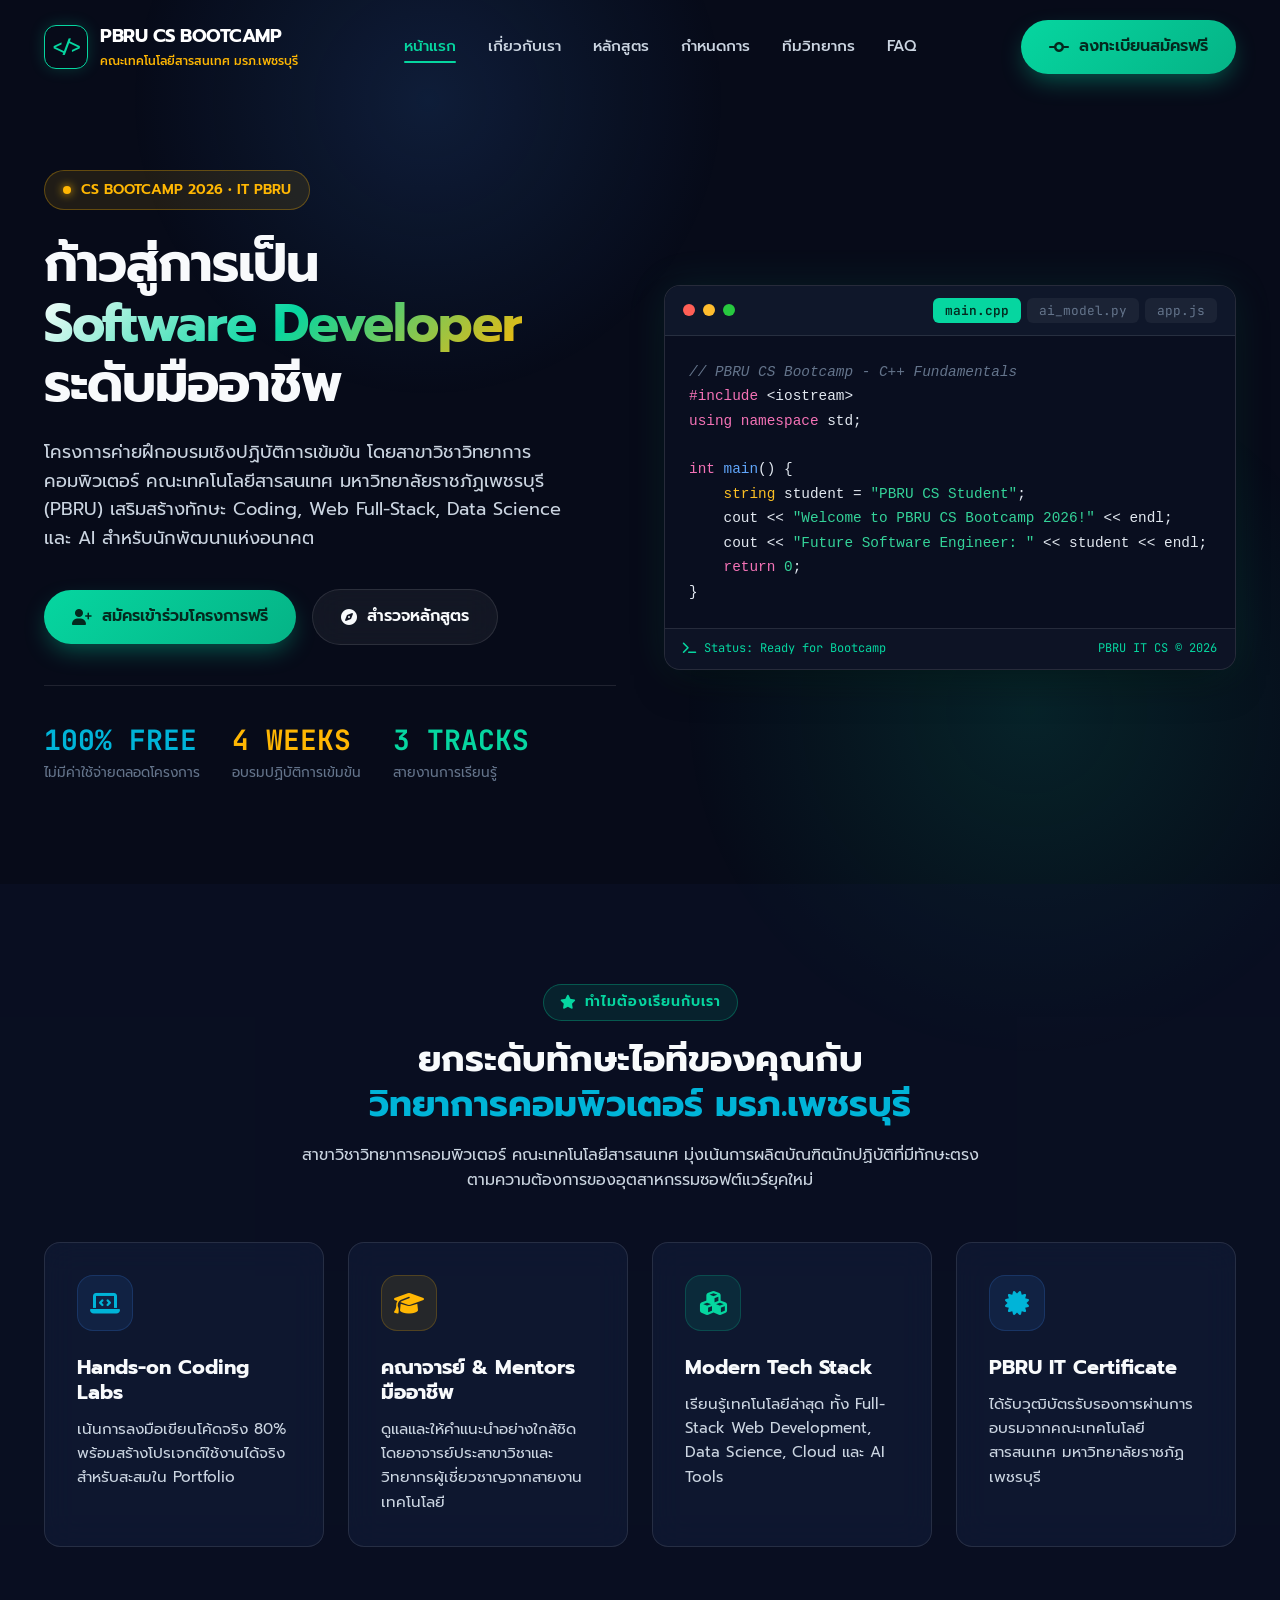
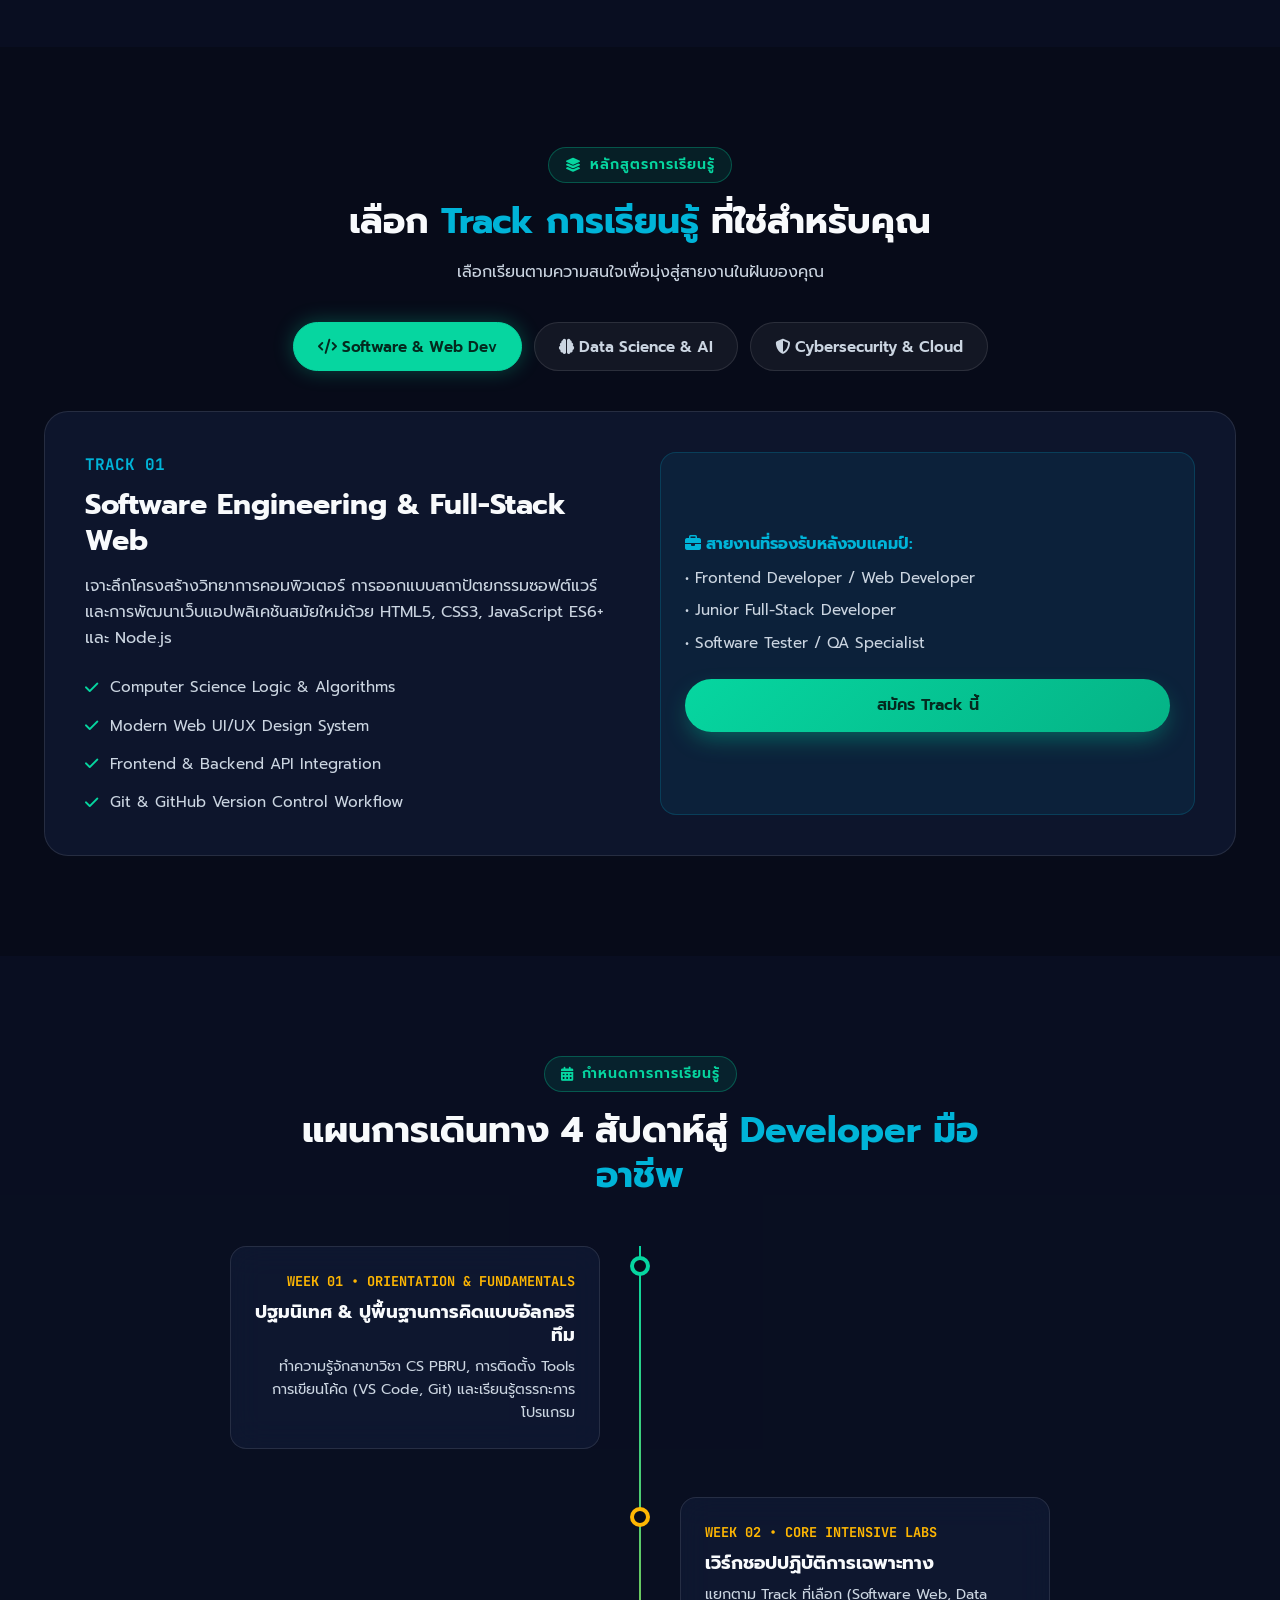
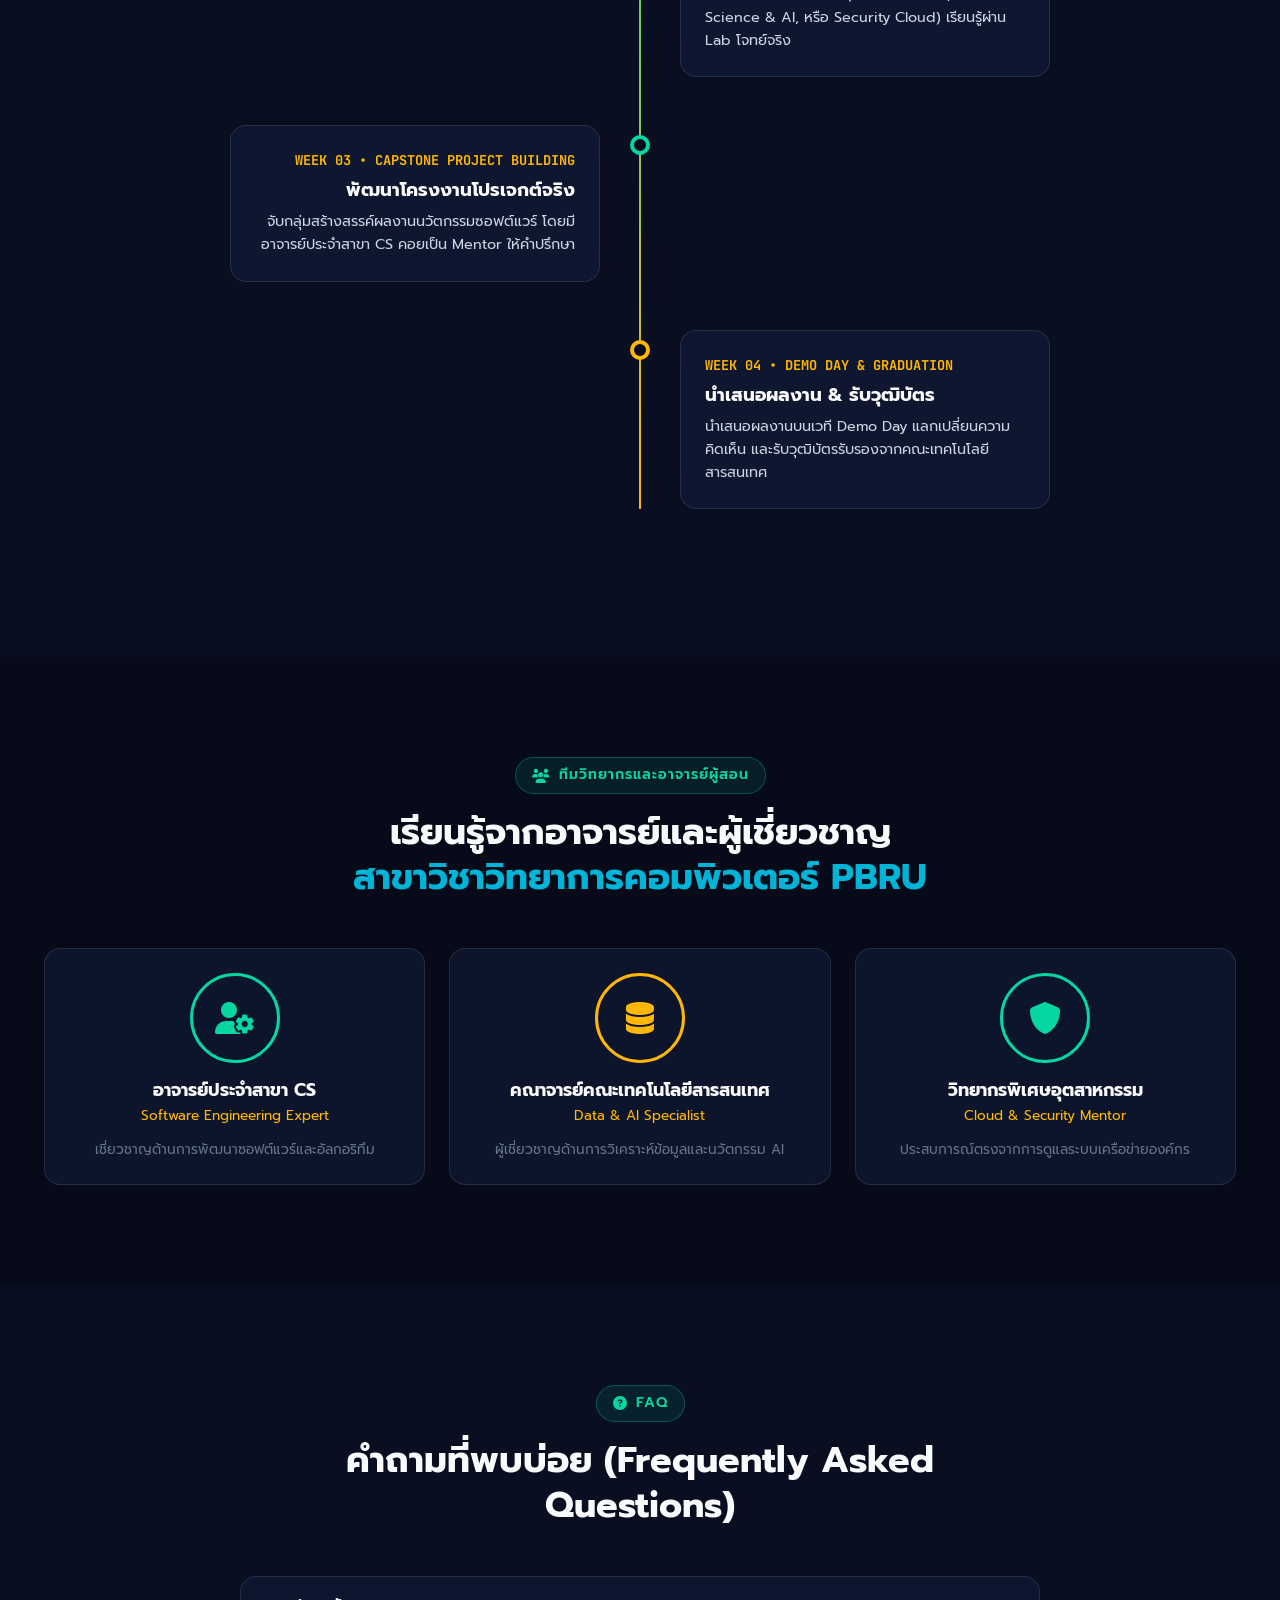
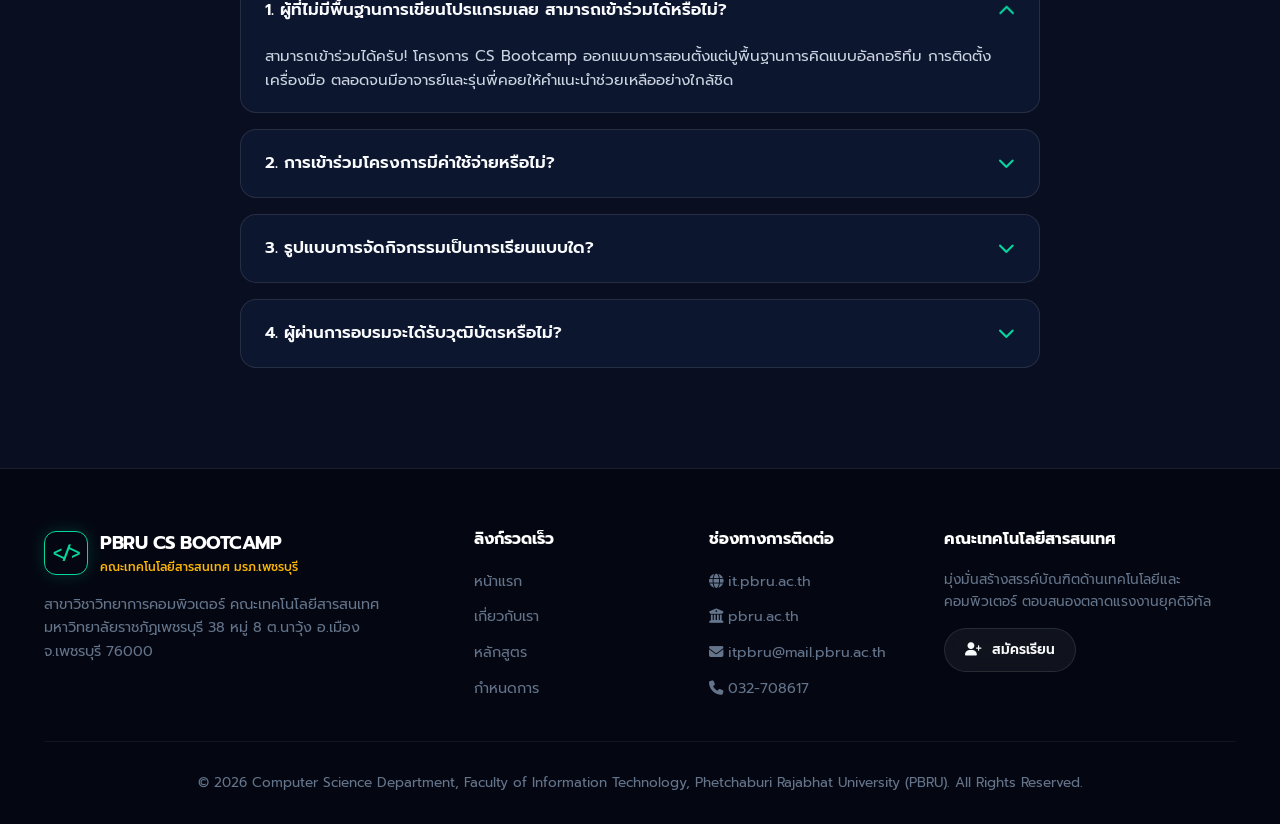
<file: index.html>
<!DOCTYPE html>
<html lang="th">
<head>
    <meta charset="UTF-8">
    <meta name="viewport" content="width=device-width, initial-scale=1.0">
    <title>CS BOOTCAMP 2026 | สาขาวิชาวิทยาการคอมพิวเตอร์ คณะเทคโนโลยีสารสนเทศ มหาวิทยาลัยราชภัฏเพชรบุรี (PBRU)</title>
    <meta name="description" content="โครงการ CS Bootcamp 2026 โดยสาขาวิชาวิทยาการคอมพิวเตอร์ คณะเทคโนโลยีสารสนเทศ มหาวิทยาลัยราชภัฏเพชรบุรี (PBRU) อบรมการเขียนโปรแกรม พัฒนาเว็บ Data & AI ฟรี!">
    
    <!-- Font Awesome Icons -->
    <link rel="stylesheet" href="https://cdnjs.cloudflare.com/ajax/libs/font-awesome/6.4.0/css/all.min.css">
    
    <!-- Main Stylesheet -->
    <link rel="stylesheet" href="styles.css">
</head>
<body>

    <!-- Header & Navigation Bar -->
    <header class="navbar">
        <div class="container nav-container">
            <a href="#" class="brand-logo">
                <div class="logo-badge">&lt;/&gt;</div>
                <div class="logo-text">
                    <span class="logo-title">PBRU CS BOOTCAMP</span>
                    <span class="logo-sub">คณะเทคโนโลยีสารสนเทศ มรภ.เพชรบุรี</span>
                </div>
            </a>
            <ul class="nav-links" id="nav-links">
                <li><a href="#hero" class="nav-link active">หน้าแรก</a></li>
                <li><a href="#about" class="nav-link">เกี่ยวกับเรา</a></li>
                <li><a href="#tracks" class="nav-link">หลักสูตร</a></li>
                <li><a href="#timeline" class="nav-link">กำหนดการ</a></li>
                <li><a href="#mentors" class="nav-link">ทีมวิทยากร</a></li>
                <li><a href="#faq" class="nav-link">FAQ</a></li>
            </ul>
            <div style="display: flex; gap: 12px; align-items: center;">
                <a href="#register" class="btn btn-primary btn-register-trigger">
                    <i class="fa-solid fa-code-commit"></i> ลงทะเบียนสมัครฟรี
                </a>
                <button class="mobile-toggle" id="mobile-toggle" aria-label="Toggle navigation">
                    <i class="fa-solid fa-bars"></i>
                </button>
            </div>
        </div>
    </header>

    <!-- Hero Section -->
    <section class="hero-section" id="hero">
        <div class="container hero-grid">
            <div class="hero-content">
                <div class="hero-badge">
                    <span class="hero-badge-pulse"></span>
                    CS BOOTCAMP 2026 • IT PBRU
                </div>
                <h1 class="hero-title">
                    ก้าวสู่การเป็น <br>
                    <span class="gradient-text">Software Developer</span> <br>
                    ระดับมืออาชีพ
                </h1>
                <p class="hero-desc">
                    โครงการค่ายฝึกอบรมเชิงปฏิบัติการเข้มข้น โดยสาขาวิชาวิทยาการคอมพิวเตอร์ คณะเทคโนโลยีสารสนเทศ มหาวิทยาลัยราชภัฏเพชรบุรี (PBRU) เสริมสร้างทักษะ Coding, Web Full-Stack, Data Science และ AI สำหรับนักพัฒนาแห่งอนาคต
                </p>
                <div class="hero-actions">
                    <a href="#register" class="btn btn-primary btn-register-trigger">
                        <i class="fa-solid fa-user-plus"></i> สมัครเข้าร่วมโครงการฟรี
                    </a>
                    <a href="#tracks" class="btn btn-outline">
                        <i class="fa-solid fa-compass"></i> สำรวจหลักสูตร
                    </a>
                </div>
                <div class="hero-stats">
                    <div class="stat-item">
                        <span class="stat-number" style="color: var(--accent-blue);">100% FREE</span>
                        <span class="stat-label">ไม่มีค่าใช้จ่ายตลอดโครงการ</span>
                    </div>
                    <div class="stat-item">
                        <span class="stat-number" style="color: var(--accent-gold);">4 WEEKS</span>
                        <span class="stat-label">อบรมปฏิบัติการเข้มข้น</span>
                    </div>
                    <div class="stat-item">
                        <span class="stat-number" style="color: var(--accent-emerald);">3 TRACKS</span>
                        <span class="stat-label">สายงานการเรียนรู้</span>
                    </div>
                </div>
            </div>

            <!-- Terminal Interactive Widget -->
            <div class="terminal-window">
                <div class="terminal-header">
                    <div class="terminal-dots">
                        <span class="dot dot-red"></span>
                        <span class="dot dot-yellow"></span>
                        <span class="dot dot-green"></span>
                    </div>
                    <div class="terminal-tabs">
                        <button class="terminal-tab active" data-lang="cpp">main.cpp</button>
                        <button class="terminal-tab" data-lang="python">ai_model.py</button>
                        <button class="terminal-tab" data-lang="js">app.js</button>
                    </div>
                </div>
                <div class="terminal-body">
                    <pre><code id="code-display"><span class="code-comment">// PBRU CS Bootcamp - C++ Fundamentals</span>
<span class="code-keyword">#include</span> &lt;iostream&gt;
<span class="code-keyword">using namespace</span> std;

<span class="code-keyword">int</span> <span class="code-function">main</span>() {
    <span class="code-class">string</span> student = <span class="code-string">"PBRU CS Student"</span>;
    cout &lt;&lt; <span class="code-string">"Welcome to PBRU CS Bootcamp 2026!"</span> &lt;&lt; endl;
    cout &lt;&lt; <span class="code-string">"Future Software Engineer: "</span> &lt;&lt; student &lt;&lt; endl;
    <span class="code-keyword">return</span> <span class="code-string">0</span>;
}</code></pre>
                </div>
                <div class="terminal-footer">
                    <span><i class="fa-solid fa-terminal"></i> Status: Ready for Bootcamp</span>
                    <span>PBRU IT CS &copy; 2026</span>
                </div>
            </div>
        </div>
    </section>

    <!-- About Section -->
    <section class="section-padding" id="about" style="background: rgba(13, 21, 45, 0.4);">
        <div class="container">
            <div style="text-align: center; max-width: 700px; margin: 0 auto;">
                <span class="section-tag"><i class="fa-solid fa-star"></i> ทำไมต้องเรียนกับเรา</span>
                <h2 style="font-size: 2.25rem; margin-bottom: 16px;">
                    ยกระดับทักษะไอทีของคุณกับ <br>
                    <span style="color: var(--accent-blue);">วิทยาการคอมพิวเตอร์ มรภ.เพชรบุรี</span>
                </h2>
                <p style="color: var(--text-body);">
                    สาขาวิชาวิทยาการคอมพิวเตอร์ คณะเทคโนโลยีสารสนเทศ มุ่งเน้นการผลิตบัณฑิตนักปฏิบัติที่มีทักษะตรงตามความต้องการของอุตสาหกรรมซอฟต์แวร์ยุคใหม่
                </p>
            </div>

            <div class="card-grid">
                <div class="feature-card">
                    <div class="card-icon blue">
                        <i class="fa-solid fa-laptop-code"></i>
                    </div>
                    <h3 class="card-title">Hands-on Coding Labs</h3>
                    <p class="card-desc">
                        เน้นการลงมือเขียนโค้ดจริง 80% พร้อมสร้างโปรเจกต์ใช้งานได้จริงสำหรับสะสมใน Portfolio
                    </p>
                </div>

                <div class="feature-card">
                    <div class="card-icon gold">
                        <i class="fa-solid fa-graduation-cap"></i>
                    </div>
                    <h3 class="card-title">คณาจารย์ &amp; Mentors มืออาชีพ</h3>
                    <p class="card-desc">
                        ดูแลและให้คำแนะนำอย่างใกล้ชิดโดยอาจารย์ประสาขาวิชาและวิทยากรผู้เชี่ยวชาญจากสายงานเทคโนโลยี
                    </p>
                </div>

                <div class="feature-card">
                    <div class="card-icon">
                        <i class="fa-solid fa-cubes"></i>
                    </div>
                    <h3 class="card-title">Modern Tech Stack</h3>
                    <p class="card-desc">
                        เรียนรู้เทคโนโลยีล่าสุด ทั้ง Full-Stack Web Development, Data Science, Cloud และ AI Tools
                    </p>
                </div>

                <div class="feature-card">
                    <div class="card-icon blue">
                        <i class="fa-solid fa-certificate"></i>
                    </div>
                    <h3 class="card-title">PBRU IT Certificate</h3>
                    <p class="card-desc">
                        ได้รับวุฒิบัตรรับรองการผ่านการอบรมจากคณะเทคโนโลยีสารสนเทศ มหาวิทยาลัยราชภัฏเพชรบุรี
                    </p>
                </div>
            </div>
        </div>
    </section>

    <!-- Learning Tracks Section -->
    <section class="section-padding" id="tracks">
        <div class="container">
            <div style="text-align: center; max-width: 700px; margin: 0 auto 36px;">
                <span class="section-tag"><i class="fa-solid fa-layer-group"></i> หลักสูตรการเรียนรู้</span>
                <h2 style="font-size: 2.25rem; margin-bottom: 16px;">
                    เลือก <span style="color: var(--accent-blue);">Track การเรียนรู้</span> ที่ใช่สำหรับคุณ
                </h2>
                <p>เลือกเรียนตามความสนใจเพื่อมุ่งสู่สายงานในฝันของคุณ</p>
            </div>

            <!-- Track Tabs -->
            <div class="tracks-nav">
                <button class="track-btn active" data-track="web">
                    <i class="fa-solid fa-code"></i> Software &amp; Web Dev
                </button>
                <button class="track-btn" data-track="data">
                    <i class="fa-solid fa-brain"></i> Data Science &amp; AI
                </button>
                <button class="track-btn" data-track="cyber">
                    <i class="fa-solid fa-shield-halved"></i> Cybersecurity &amp; Cloud
                </button>
            </div>

            <!-- Track Content 1: Web -->
            <div class="track-content active" id="track-web">
                <div class="track-box">
                    <div>
                        <span style="color: var(--accent-blue); font-weight: 700; font-family: var(--font-code);">TRACK 01</span>
                        <h3 style="font-size: 1.8rem; margin: 8px 0 16px;">Software Engineering &amp; Full-Stack Web</h3>
                        <p style="color: var(--text-body);">
                            เจาะลึกโครงสร้างวิทยาการคอมพิวเตอร์ การออกแบบสถาปัตยกรรมซอฟต์แวร์ และการพัฒนาเว็บแอปพลิเคชันสมัยใหม่ด้วย HTML5, CSS3, JavaScript ES6+ และ Node.js
                        </p>
                        <ul class="track-features">
                            <li class="track-feature-item"><i class="fa-solid fa-check"></i> Computer Science Logic &amp; Algorithms</li>
                            <li class="track-feature-item"><i class="fa-solid fa-check"></i> Modern Web UI/UX Design System</li>
                            <li class="track-feature-item"><i class="fa-solid fa-check"></i> Frontend &amp; Backend API Integration</li>
                            <li class="track-feature-item"><i class="fa-solid fa-check"></i> Git &amp; GitHub Version Control Workflow</li>
                        </ul>
                    </div>
                    <div style="background: rgba(0, 180, 216, 0.08); border: 1px solid rgba(0, 180, 216, 0.2); border-radius: var(--radius-md); padding: 24px; display: flex; flex-direction: column; justify-content: center;">
                        <h4 style="color: var(--accent-blue); margin-bottom: 12px;"><i class="fa-solid fa-briefcase"></i> สายงานที่รองรับหลังจบแคมป์:</h4>
                        <ul style="list-style: none; display: flex; flex-direction: column; gap: 8px; font-size: 0.95rem;">
                            <li>• Frontend Developer / Web Developer</li>
                            <li>• Junior Full-Stack Developer</li>
                            <li>• Software Tester / QA Specialist</li>
                        </ul>
                        <div style="margin-top: 24px;">
                            <a href="#register" class="btn btn-primary btn-register-trigger" style="width: 100%;">
                                สมัคร Track นี้
                            </a>
                        </div>
                    </div>
                </div>
            </div>

            <!-- Track Content 2: Data AI -->
            <div class="track-content" id="track-data">
                <div class="track-box">
                    <div>
                        <span style="color: var(--accent-gold); font-weight: 700; font-family: var(--font-code);">TRACK 02</span>
                        <h3 style="font-size: 1.8rem; margin: 8px 0 16px;">Data Science &amp; AI Innovations</h3>
                        <p style="color: var(--text-body);">
                            ปูพื้นฐานภาษา Python สำหรับงานวิเคราะห์ข้อมูล การจัดการข้อมูลขนาดใหญ่ (Big Data) และการนำ Generative AI มาประยุกต์ใช้ในการแก้ปัญหาทางธุรกิจ
                        </p>
                        <ul class="track-features">
                            <li class="track-feature-item"><i class="fa-solid fa-check"></i> Python Programming for Analytics</li>
                            <li class="track-feature-item"><i class="fa-solid fa-check"></i> Data Visualization with Power BI &amp; Python</li>
                            <li class="track-feature-item"><i class="fa-solid fa-check"></i> Machine Learning Fundamentals</li>
                            <li class="track-feature-item"><i class="fa-solid fa-check"></i> Generative AI &amp; Prompt Engineering</li>
                        </ul>
                    </div>
                    <div style="background: rgba(255, 183, 3, 0.08); border: 1px solid rgba(255, 183, 3, 0.2); border-radius: var(--radius-md); padding: 24px; display: flex; flex-direction: column; justify-content: center;">
                        <h4 style="color: var(--accent-gold); margin-bottom: 12px;"><i class="fa-solid fa-briefcase"></i> สายงานที่รองรับหลังจบแคมป์:</h4>
                        <ul style="list-style: none; display: flex; flex-direction: column; gap: 8px; font-size: 0.95rem;">
                            <li>• Junior Data Analyst / Data Engineer</li>
                            <li>• AI Application Specialist</li>
                            <li>• Business Intelligence Analyst</li>
                        </ul>
                        <div style="margin-top: 24px;">
                            <a href="#register" class="btn btn-gold btn-register-trigger" style="width: 100%;">
                                สมัคร Track นี้
                            </a>
                        </div>
                    </div>
                </div>
            </div>

            <!-- Track Content 3: Cyber -->
            <div class="track-content" id="track-cyber">
                <div class="track-box">
                    <div>
                        <span style="color: var(--accent-emerald); font-weight: 700; font-family: var(--font-code);">TRACK 03</span>
                        <h3 style="font-size: 1.8rem; margin: 8px 0 16px;">Cybersecurity &amp; Cloud Infrastructure</h3>
                        <p style="color: var(--text-body);">
                            เรียนรู้ระบบความปลอดภัยไซเบอร์ เครือข่ายคอมพิวเตอร์ และการบริหารจัดการระบบบน Cloud เพื่อสร้างสถาปัตยกรรมไอทีที่มั่นคงปลอดภัย
                        </p>
                        <ul class="track-features">
                            <li class="track-feature-item"><i class="fa-solid fa-check"></i> Network &amp; System Security Fundamentals</li>
                            <li class="track-feature-item"><i class="fa-solid fa-check"></i> Cloud Computing &amp; Containerization (Docker)</li>
                            <li class="track-feature-item"><i class="fa-solid fa-check"></i> Ethical Hacking &amp; Threat Defense</li>
                            <li class="track-feature-item"><i class="fa-solid fa-check"></i> IT Infrastructure Management</li>
                        </ul>
                    </div>
                    <div style="background: rgba(6, 214, 160, 0.08); border: 1px solid rgba(6, 214, 160, 0.2); border-radius: var(--radius-md); padding: 24px; display: flex; flex-direction: column; justify-content: center;">
                        <h4 style="color: var(--accent-emerald); margin-bottom: 12px;"><i class="fa-solid fa-briefcase"></i> สายงานที่รองรับหลังจบแคมป์:</h4>
                        <ul style="list-style: none; display: flex; flex-direction: column; gap: 8px; font-size: 0.95rem;">
                            <li>• Cloud Support Associate</li>
                            <li>• Network &amp; Security Administrator</li>
                            <li>• System Administrator</li>
                        </ul>
                        <div style="margin-top: 24px;">
                            <a href="#register" class="btn btn-primary btn-register-trigger" style="width: 100%;">
                                สมัคร Track นี้
                            </a>
                        </div>
                    </div>
                </div>
            </div>
        </div>
    </section>

    <!-- Timeline Section -->
    <section class="section-padding" id="timeline" style="background: rgba(13, 21, 45, 0.4);">
        <div class="container">
            <div style="text-align: center; max-width: 700px; margin: 0 auto;">
                <span class="section-tag"><i class="fa-solid fa-calendar-days"></i> กำหนดการการเรียนรู้</span>
                <h2 style="font-size: 2.25rem; margin-bottom: 16px;">
                    แผนการเดินทาง 4 สัปดาห์สู่ <span style="color: var(--accent-blue);">Developer มืออาชีพ</span>
                </h2>
            </div>

            <div class="timeline">
                <div class="timeline-item">
                    <div class="timeline-dot"></div>
                    <div class="timeline-card">
                        <div class="timeline-week">WEEK 01 • ORIENTATION &amp; FUNDAMENTALS</div>
                        <h3 style="font-size: 1.15rem; margin-bottom: 8px;">ปฐมนิเทศ &amp; ปูพื้นฐานการคิดแบบอัลกอริทึม</h3>
                        <p style="font-size: 0.9rem; color: var(--text-body);">
                            ทำความรู้จักสาขาวิชา CS PBRU, การติดตั้ง Tools การเขียนโค้ด (VS Code, Git) และเรียนรู้ตรรกะการโปรแกรม
                        </p>
                    </div>
                </div>

                <div class="timeline-item">
                    <div class="timeline-dot" style="border-color: var(--accent-gold);"></div>
                    <div class="timeline-card">
                        <div class="timeline-week" style="color: var(--accent-gold);">WEEK 02 • CORE INTENSIVE LABS</div>
                        <h3 style="font-size: 1.15rem; margin-bottom: 8px;">เวิร์กชอปปฏิบัติการเฉพาะทาง</h3>
                        <p style="font-size: 0.9rem; color: var(--text-body);">
                            แยกตาม Track ที่เลือก (Software Web, Data Science &amp; AI, หรือ Security Cloud) เรียนรู้ผ่าน Lab โจทย์จริง
                        </p>
                    </div>
                </div>

                <div class="timeline-item">
                    <div class="timeline-dot"></div>
                    <div class="timeline-card">
                        <div class="timeline-week">WEEK 03 • CAPSTONE PROJECT BUILDING</div>
                        <h3 style="font-size: 1.15rem; margin-bottom: 8px;">พัฒนาโครงงานโปรเจกต์จริง</h3>
                        <p style="font-size: 0.9rem; color: var(--text-body);">
                            จับกลุ่มสร้างสรรค์ผลงานนวัตกรรมซอฟต์แวร์ โดยมีอาจารย์ประจำสาขา CS คอยเป็น Mentor ให้คำปรึกษา
                        </p>
                    </div>
                </div>

                <div class="timeline-item">
                    <div class="timeline-dot" style="border-color: var(--accent-gold);"></div>
                    <div class="timeline-card">
                        <div class="timeline-week" style="color: var(--accent-gold);">WEEK 04 • DEMO DAY &amp; GRADUATION</div>
                        <h3 style="font-size: 1.15rem; margin-bottom: 8px;">นำเสนอผลงาน &amp; รับวุฒิบัตร</h3>
                        <p style="font-size: 0.9rem; color: var(--text-body);">
                            นำเสนอผลงานบนเวที Demo Day แลกเปลี่ยนความคิดเห็น และรับวุฒิบัตรรับรองจากคณะเทคโนโลยีสารสนเทศ
                        </p>
                    </div>
                </div>
            </div>
        </div>
    </section>

    <!-- Mentors Section -->
    <section class="section-padding" id="mentors">
        <div class="container">
            <div style="text-align: center; max-width: 700px; margin: 0 auto;">
                <span class="section-tag"><i class="fa-solid fa-users"></i> ทีมวิทยากรและอาจารย์ผู้สอน</span>
                <h2 style="font-size: 2.25rem; margin-bottom: 16px;">
                    เรียนรู้จากอาจารย์และผู้เชี่ยวชาญ <br>
                    <span style="color: var(--accent-blue);">สาขาวิชาวิทยาการคอมพิวเตอร์ PBRU</span>
                </h2>
            </div>

            <div class="mentors-grid">
                <div class="mentor-card">
                    <div class="mentor-avatar">
                        <i class="fa-solid fa-user-gear"></i>
                    </div>
                    <h3 class="mentor-name">อาจารย์ประจำสาขา CS</h3>
                    <p class="mentor-role">Software Engineering Expert</p>
                    <p style="font-size: 0.85rem; color: var(--text-muted);">
                        เชี่ยวชาญด้านการพัฒนาซอฟต์แวร์และอัลกอริทึม
                    </p>
                </div>

                <div class="mentor-card">
                    <div class="mentor-avatar" style="border-color: var(--accent-gold); color: var(--accent-gold);">
                        <i class="fa-solid fa-database"></i>
                    </div>
                    <h3 class="mentor-name">คณาจารย์คณะเทคโนโลยีสารสนเทศ</h3>
                    <p class="mentor-role" style="color: var(--accent-gold);">Data &amp; AI Specialist</p>
                    <p style="font-size: 0.85rem; color: var(--text-muted);">
                        ผู้เชี่ยวชาญด้านการวิเคราะห์ข้อมูลและนวัตกรรม AI
                    </p>
                </div>

                <div class="mentor-card">
                    <div class="mentor-avatar">
                        <i class="fa-solid fa-shield"></i>
                    </div>
                    <h3 class="mentor-name">วิทยากรพิเศษอุตสาหกรรม</h3>
                    <p class="mentor-role">Cloud &amp; Security Mentor</p>
                    <p style="font-size: 0.85rem; color: var(--text-muted);">
                        ประสบการณ์ตรงจากการดูแลระบบเครือข่ายองค์กร
                    </p>
                </div>
            </div>
        </div>
    </section>

    <!-- FAQ Section -->
    <section class="section-padding" id="faq" style="background: rgba(13, 21, 45, 0.4);">
        <div class="container">
            <div style="text-align: center; max-width: 700px; margin: 0 auto;">
                <span class="section-tag"><i class="fa-solid fa-circle-question"></i> FAQ</span>
                <h2 style="font-size: 2.25rem; margin-bottom: 16px;">
                    คำถามที่พบบ่อย (Frequently Asked Questions)
                </h2>
            </div>

            <div class="faq-container">
                <div class="faq-item active">
                    <div class="faq-header">
                        <span>1. ผู้ที่ไม่มีพื้นฐานการเขียนโปรแกรมเลย สามารถเข้าร่วมได้หรือไม่?</span>
                        <i class="fa-solid fa-chevron-down"></i>
                    </div>
                    <div class="faq-body">
                        <p>สามารถเข้าร่วมได้ครับ! โครงการ CS Bootcamp ออกแบบการสอนตั้งแต่ปูพื้นฐานการคิดแบบอัลกอริทึม การติดตั้งเครื่องมือ ตลอดจนมีอาจารย์และรุ่นพี่คอยให้คำแนะนำช่วยเหลืออย่างใกล้ชิด</p>
                    </div>
                </div>

                <div class="faq-item">
                    <div class="faq-header">
                        <span>2. การเข้าร่วมโครงการมีค่าใช้จ่ายหรือไม่?</span>
                        <i class="fa-solid fa-chevron-down"></i>
                    </div>
                    <div class="faq-body">
                        <p>โครงการนี้จัดขึ้นฟรี 100% โดยสนับสนุนโดยสาขาวิชาวิทยาการคอมพิวเตอร์ คณะเทคโนโลยีสารสนเทศ มหาวิทยาลัยราชภัฏเพชรบุรี ไม่มีค่าใช้จ่ายใดๆ ตลอดโครงการ</p>
                    </div>
                </div>

                <div class="faq-item">
                    <div class="faq-header">
                        <span>3. รูปแบบการจัดกิจกรรมเป็นการเรียนแบบใด?</span>
                        <i class="fa-solid fa-chevron-down"></i>
                    </div>
                    <div class="faq-body">
                        <p>เป็นรูปแบบ Hybrid ทั้งการอบรมปฏิบัติการในห้องปฏิบัติการคอมพิวเตอร์ คณะเทคโนโลยีสารสนเทศ มรภ.เพชรบุรี และการเรียนรู้ผ่านระบบออนไลน์สำหรับฝึกปฏิบัติลุยโจทย์</p>
                    </div>
                </div>

                <div class="faq-item">
                    <div class="faq-header">
                        <span>4. ผู้ผ่านการอบรมจะได้รับวุฒิบัตรหรือไม่?</span>
                        <i class="fa-solid fa-chevron-down"></i>
                    </div>
                    <div class="faq-body">
                        <p>ผู้ที่เข้าร่วมกิจกรรมและส่งโครงงาน Capstone Project ครบถ้วนตามเงื่อนไข จะได้รับวุฒิบัตรรับรองจากคณะเทคโนโลยีสารสนเทศ มหาวิทยาลัยราชภัฏเพชรบุรี</p>
                    </div>
                </div>
            </div>
        </div>
    </section>

    <!-- Modal Form Registration -->
    <div class="modal-overlay" id="register-modal">
        <div class="modal-box">
            <button class="modal-close" id="modal-close-btn">&times;</button>
            <div style="text-align: center; margin-bottom: 24px;">
                <span style="color: var(--accent-blue); font-weight: 700; font-family: var(--font-code); font-size: 0.9rem;">PBRU CS BOOTCAMP 2026</span>
                <h3 style="font-size: 1.5rem; color: var(--text-white); margin-top: 4px;">แบบฟอร์มลงทะเบียนเข้าร่วมฟรี</h3>
            </div>

            <form id="register-form">
                <div class="form-group">
                    <label class="form-label" for="fullname">ชื่อ - นามสกุล *</label>
                    <input type="text" id="fullname" class="form-input" placeholder="เช่น นายสมชาย ใจดี" required>
                </div>

                <div class="form-group">
                    <label class="form-label" for="email">อีเมล *</label>
                    <input type="email" id="email" class="form-input" placeholder="example@mail.com" required>
                </div>

                <div class="form-group">
                    <label class="form-label" for="phone">เบอร์โทรศัพท์ติดต่อ *</label>
                    <input type="tel" id="phone" class="form-input" placeholder="08X-XXX-XXXX" required>
                </div>

                <div class="form-group">
                    <label class="form-label" for="selected-track">เลือก Track ที่สนใจ *</label>
                    <select id="selected-track" class="form-select" required>
                        <option value="Software & Web Dev">Software Engineering & Full-Stack Web</option>
                        <option value="Data Science & AI">Data Science & AI Innovations</option>
                        <option value="Cybersecurity & Cloud">Cybersecurity & Cloud Infrastructure</option>
                    </select>
                </div>

                <div class="form-group">
                    <label class="form-label" for="status-user">สถานะปัจจุบัน</label>
                    <select id="status-user" class="form-select">
                        <option value="นร./นศ. PBRU">นักศึกษา มรภ.เพชรบุรี (PBRU)</option>
                        <option value="นักเรียน ม.ปลาย/ปวช.">นักเรียน ม.ปลาย / ปวช.</option>
                        <option value="บุคคลทั่วไป">บุคคลทั่วไป / ศิษย์เก่า</option>
                    </select>
                </div>

                <button type="submit" class="btn btn-primary" style="width: 100%; margin-top: 10px;">
                    <i class="fa-solid fa-paper-plane"></i> ยืนยันการสมัครเข้าร่วมฟรี
                </button>
            </form>
        </div>
    </div>

    <!-- Toast Notification -->
    <div class="toast" id="success-toast">
        <i class="fa-solid fa-circle-check" style="color: var(--accent-emerald); font-size: 1.5rem;"></i>
        <div>
            <strong style="display: block;">ลงทะเบียนสำเร็จ!</strong>
            <span style="font-size: 0.85rem; color: var(--text-body);">ทีมงานสาขาวิชา CS จะส่งข้อมูลยืนยันไปยังอีเมลของคุณ</span>
        </div>
    </div>

    <!-- Footer Section -->
    <footer class="footer">
        <div class="container">
            <div class="footer-grid">
                <div>
                    <a href="#" class="brand-logo" style="margin-bottom: 16px;">
                        <div class="logo-badge">&lt;/&gt;</div>
                        <div class="logo-text">
                            <span class="logo-title">PBRU CS BOOTCAMP</span>
                            <span class="logo-sub">คณะเทคโนโลยีสารสนเทศ มรภ.เพชรบุรี</span>
                        </div>
                    </a>
                    <p style="font-size: 0.9rem; color: var(--text-muted); max-width: 340px;">
                        สาขาวิชาวิทยาการคอมพิวเตอร์ คณะเทคโนโลยีสารสนเทศ มหาวิทยาลัยราชภัฏเพชรบุรี 38 หมู่ 8 ต.นาวุ้ง อ.เมือง จ.เพชรบุรี 76000
                    </p>
                </div>

                <div>
                    <h4 class="footer-col-title">ลิงก์รวดเร็ว</h4>
                    <ul class="footer-links">
                        <li><a href="#hero">หน้าแรก</a></li>
                        <li><a href="#about">เกี่ยวกับเรา</a></li>
                        <li><a href="#tracks">หลักสูตร</a></li>
                        <li><a href="#timeline">กำหนดการ</a></li>
                    </ul>
                </div>

                <div>
                    <h4 class="footer-col-title">ช่องทางการติดต่อ</h4>
                    <ul class="footer-links">
                        <li><a href="http://it.pbru.ac.th" target="_blank"><i class="fa-solid fa-globe"></i> it.pbru.ac.th</a></li>
                        <li><a href="http://www.pbru.ac.th" target="_blank"><i class="fa-solid fa-university"></i> pbru.ac.th</a></li>
                        <li><a href="mailto:itpbru@mail.pbru.ac.th"><i class="fa-solid fa-envelope"></i> itpbru@mail.pbru.ac.th</a></li>
                        <li><a href="tel:032708617"><i class="fa-solid fa-phone"></i> 032-708617</a></li>
                    </ul>
                </div>

                <div>
                    <h4 class="footer-col-title">คณะเทคโนโลยีสารสนเทศ</h4>
                    <p style="font-size: 0.85rem; color: var(--text-muted); margin-bottom: 16px;">
                        มุ่งมั่นสร้างสรรค์บัณฑิตด้านเทคโนโลยีและคอมพิวเตอร์ ตอบสนองตลาดแรงงานยุคดิจิทัล
                    </p>
                    <a href="#register" class="btn btn-outline btn-register-trigger" style="padding: 10px 20px; font-size: 0.85rem;">
                        <i class="fa-solid fa-user-plus"></i> สมัครเรียน
                    </a>
                </div>
            </div>

            <div class="footer-bottom">
                <p>&copy; 2026 Computer Science Department, Faculty of Information Technology, Phetchaburi Rajabhat University (PBRU). All Rights Reserved.</p>
            </div>
        </div>
    </footer>

    <!-- Script JavaScript -->
    <script src="script.js"></script>
</body>
</html>
</file>
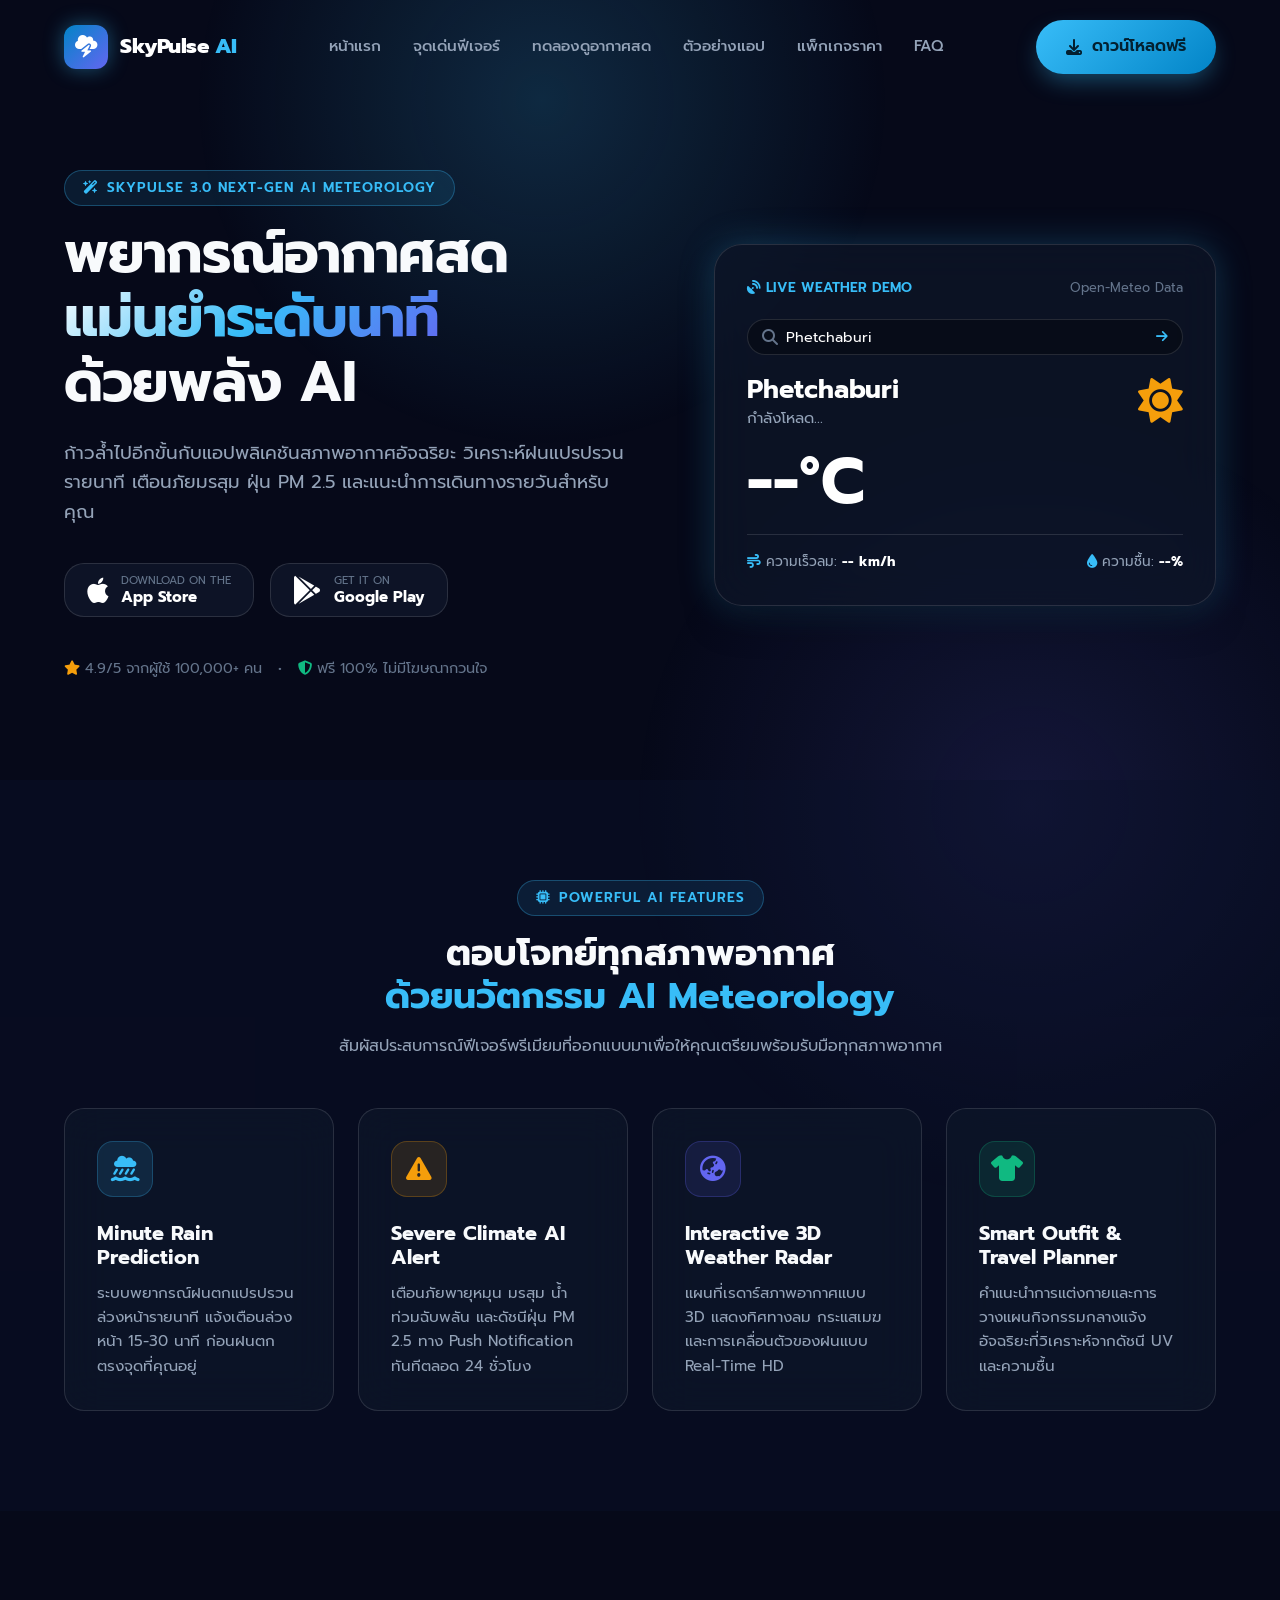
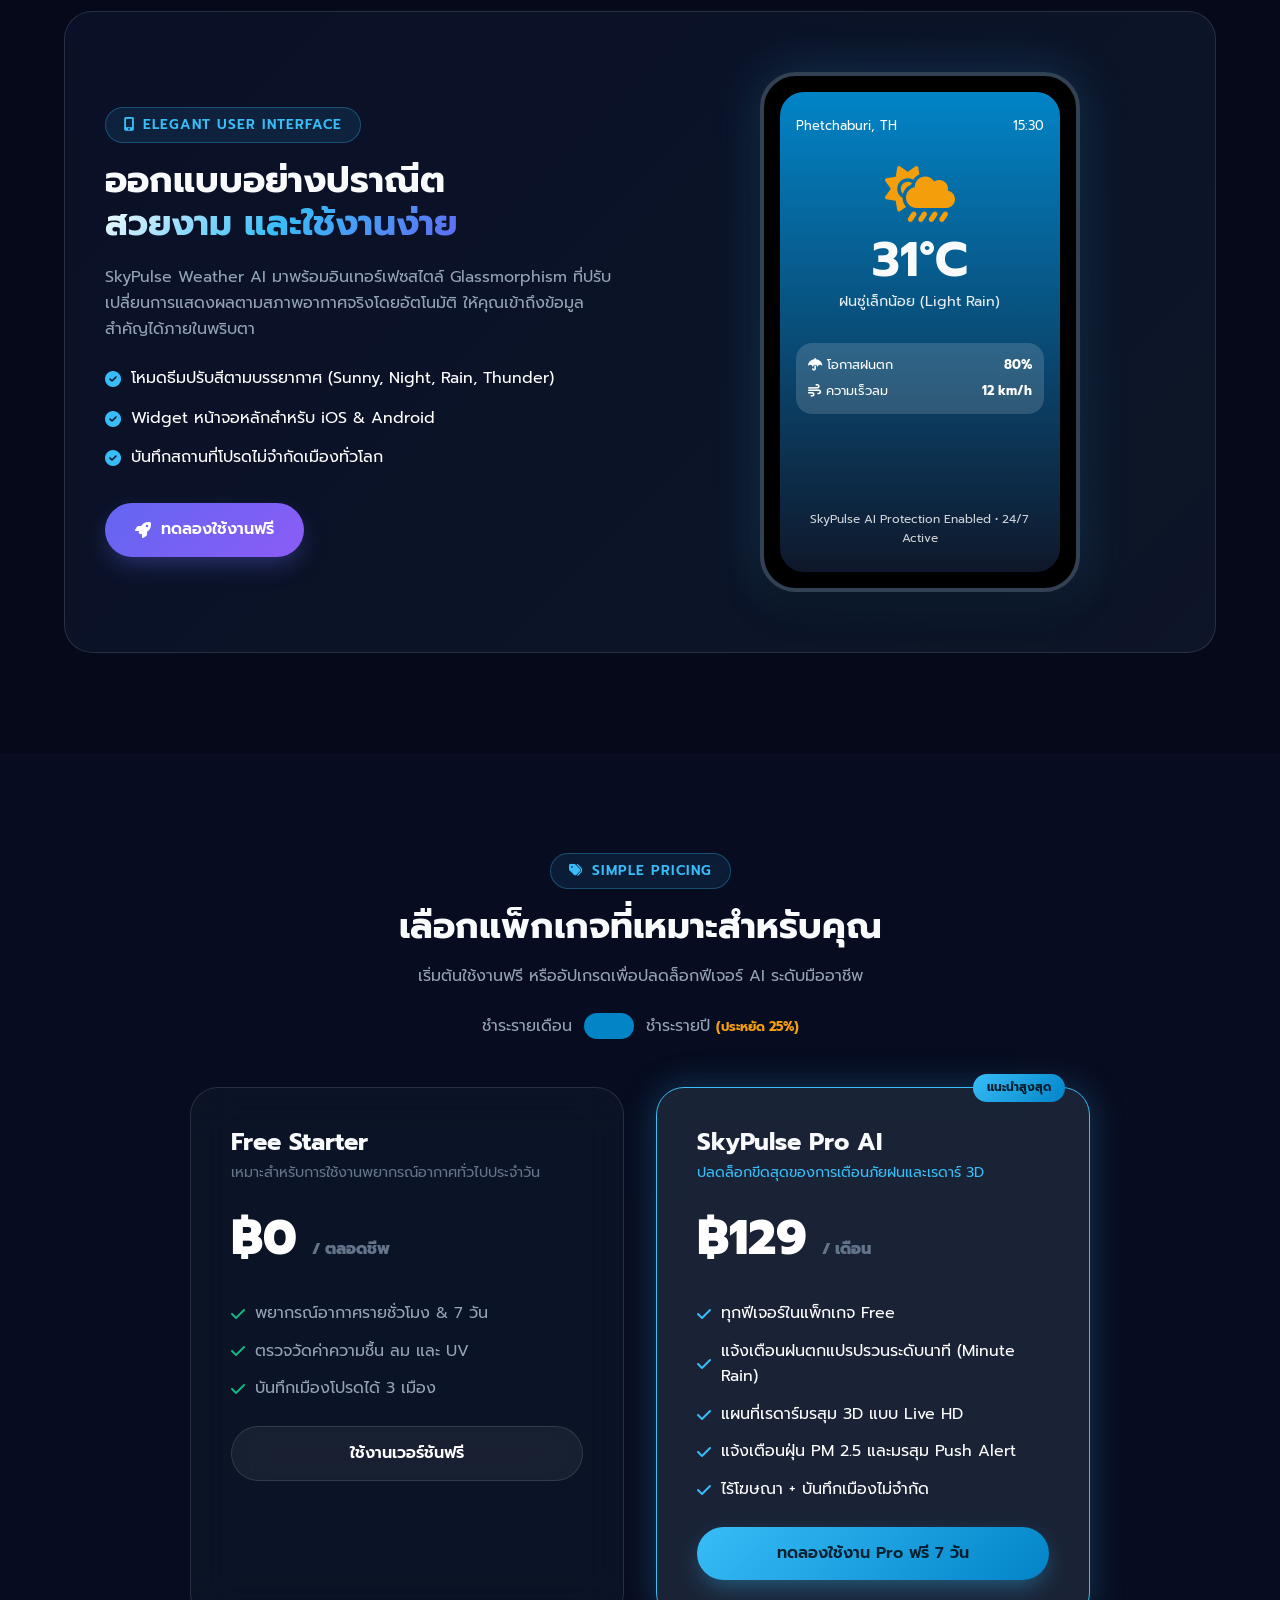
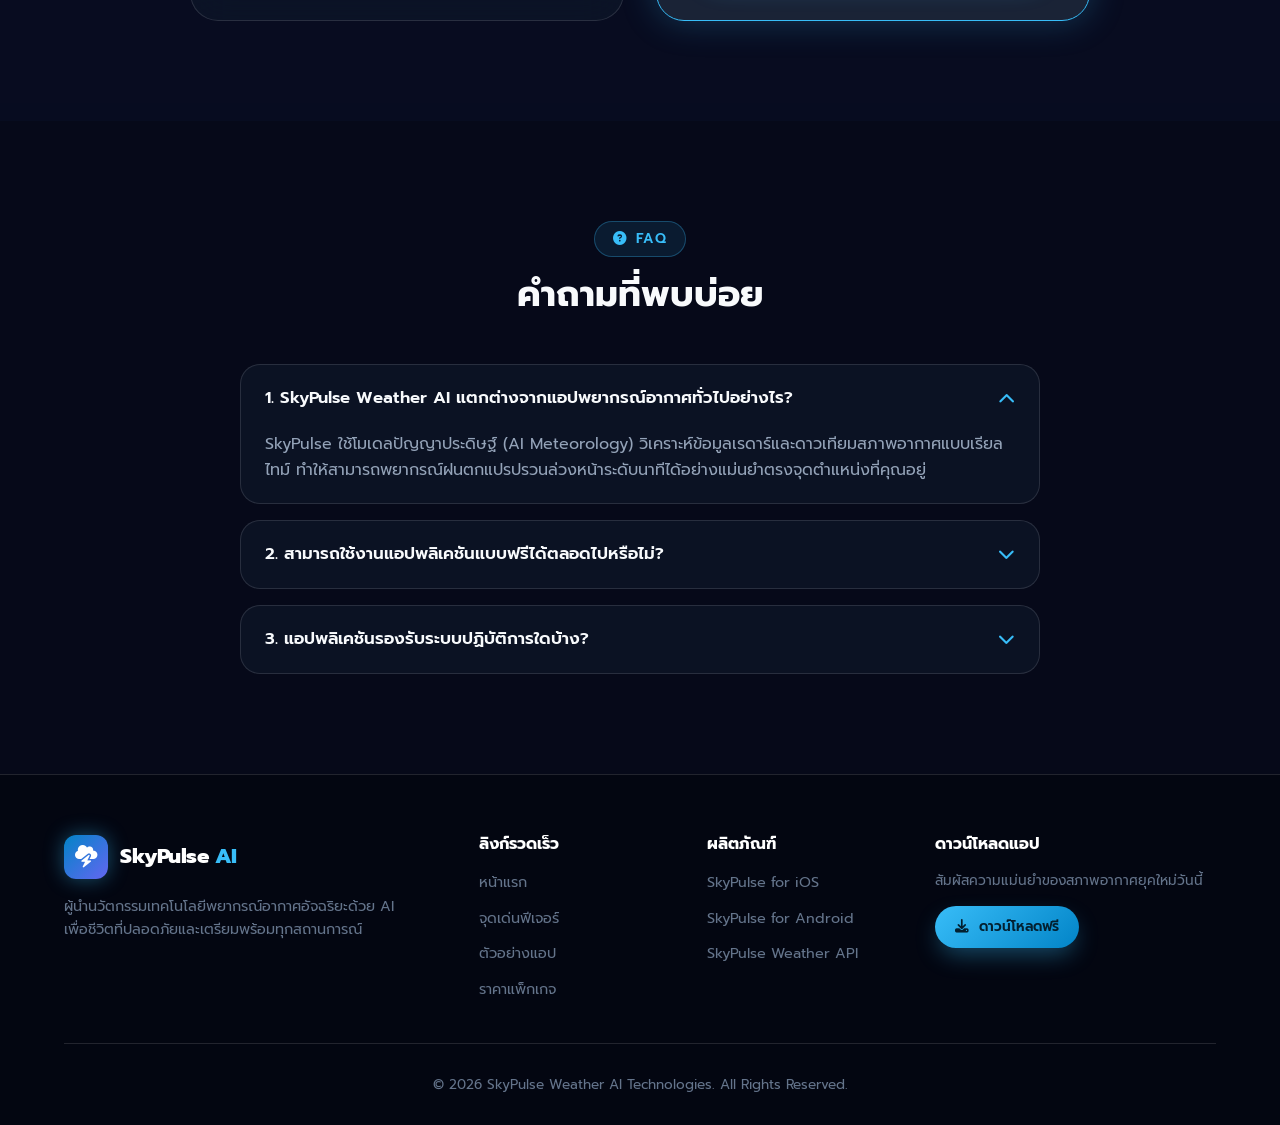
<file: weather-landing.html>
<!DOCTYPE html>
<html lang="th">
<head>
    <meta charset="UTF-8">
    <meta name="viewport" content="width=device-width, initial-scale=1.0">
    <title>SkyPulse Weather AI | แอปพยากรณ์อากาศอัจฉริยะ แม่นยำระดับนาที</title>
    <meta name="description" content="SkyPulse Weather AI แอปพลิเคชันพยากรณ์อากาศยุคใหม่ แม่นยำระดับนาที แจ้งเตือนฝนตก มรสุม ฝุ่น PM 2.5 และเรดาร์ 3D เรียลไทม์">

    <!-- Font Awesome Icons -->
    <link rel="stylesheet" href="https://cdnjs.cloudflare.com/ajax/libs/font-awesome/6.4.0/css/all.min.css">

    <!-- SkyPulse Stylesheet -->
    <link rel="stylesheet" href="skypulse.css">
</head>
<body>

    <!-- Header / Navigation Bar -->
    <header class="navbar">
        <div class="container nav-container">
            <a href="#" class="brand-logo">
                <div class="logo-icon">
                    <i class="fa-solid fa-cloud-bolt"></i>
                </div>
                <span class="logo-text">SkyPulse <span style="color: var(--accent-cyan);">AI</span></span>
            </a>
            <ul class="nav-links">
                <li><a href="#hero" class="nav-link">หน้าแรก</a></li>
                <li><a href="#features" class="nav-link">จุดเด่นฟีเจอร์</a></li>
                <li><a href="#live-trial" class="nav-link">ทดลองดูอากาศสด</a></li>
                <li><a href="#showcase" class="nav-link">ตัวอย่างแอป</a></li>
                <li><a href="#pricing" class="nav-link">แพ็กเกจราคา</a></li>
                <li><a href="#faq" class="nav-link">FAQ</a></li>
            </ul>
            <div>
                <a href="#download" class="btn btn-sky">
                    <i class="fa-solid fa-download"></i> ดาวน์โหลดฟรี
                </a>
            </div>
        </div>
    </header>

    <!-- Hero Section -->
    <section class="hero-section" id="hero">
        <div class="container hero-grid">
            <div>
                <span class="section-tag"><i class="fa-solid fa-wand-magic-sparkles"></i> SKYPULSE 3.0 NEXT-GEN AI METEOROLOGY</span>
                <h1 class="hero-title">
                    พยากรณ์อากาศสด <br>
                    <span class="gradient-text">แม่นยำระดับนาที</span> <br>
                    ด้วยพลัง AI
                </h1>
                <p class="hero-desc">
                    ก้าวล้ำไปอีกขั้นกับแอปพลิเคชันสภาพอากาศอัจฉริยะ วิเคราะห์ฝนแปรปรวนรายนาที เตือนภัยมรสุม ฝุ่น PM 2.5 และแนะนำการเดินทางรายวันสำหรับคุณ
                </p>

                <div class="hero-badges-wrap" id="download">
                    <a href="#" class="store-badge-btn">
                        <i class="fa-brands fa-apple"></i>
                        <div class="store-text">
                            <span class="store-sub">Download on the</span>
                            <span class="store-main">App Store</span>
                        </div>
                    </a>
                    <a href="#" class="store-badge-btn">
                        <i class="fa-brands fa-google-play"></i>
                        <div class="store-text">
                            <span class="store-sub">GET IT ON</span>
                            <span class="store-main">Google Play</span>
                        </div>
                    </a>
                </div>

                <div style="display: flex; align-items: center; gap: 16px; font-size: 0.9rem; color: var(--text-muted);">
                    <div><i class="fa-solid fa-star" style="color: var(--accent-gold);"></i> 4.9/5 จากผู้ใช้ 100,000+ คน</div>
                    <div>•</div>
                    <div><i class="fa-solid fa-shield-halved" style="color: var(--accent-emerald);"></i> ฟรี 100% ไม่มีโฆษณากวนใจ</div>
                </div>
            </div>

            <!-- Live Weather Widget Preview Card -->
            <div class="hero-widget-card" id="live-trial">
                <div class="widget-header">
                    <span style="font-size: 0.85rem; font-weight: 600; color: var(--accent-cyan);">
                        <i class="fa-solid fa-satellite-dish"></i> LIVE WEATHER DEMO
                    </span>
                    <span style="font-size: 0.8rem; color: var(--text-muted);">Open-Meteo Data</span>
                </div>

                <div class="widget-search">
                    <i class="fa-solid fa-magnifying-glass" style="color: var(--text-muted);"></i>
                    <input type="text" id="widget-city-input" placeholder="พิมพ์ชื่อเมืองทดสอบสด (เช่น Phetchaburi, Tokyo)..." value="Phetchaburi">
                    <button id="widget-search-btn"><i class="fa-solid fa-arrow-right"></i></button>
                </div>

                <div class="widget-main">
                    <div>
                        <h3 id="widget-city-name" style="font-size: 1.6rem; color: var(--text-white);">Phetchaburi</h3>
                        <p id="widget-condition" style="font-size: 0.95rem; color: var(--text-body);">กำลังโหลด...</p>
                    </div>
                    <div style="text-align: right;">
                        <i class="fa-solid fa-sun" id="widget-icon" style="font-size: 2.8rem; color: var(--accent-gold);"></i>
                    </div>
                </div>

                <div id="widget-temp" class="widget-temp">--°C</div>

                <div style="display: flex; justify-content: space-between; margin-top: 20px; padding-top: 16px; border-top: 1px solid var(--border-glass); font-size: 0.85rem;">
                    <div><i class="fa-solid fa-wind" style="color: var(--accent-cyan);"></i> ความเร็วลม: <strong id="widget-wind" style="color: var(--text-white);">-- km/h</strong></div>
                    <div><i class="fa-solid fa-droplet" style="color: var(--accent-cyan);"></i> ความชื้น: <strong id="widget-humidity" style="color: var(--text-white);">--%</strong></div>
                </div>
            </div>
        </div>
    </section>

    <!-- Key Features Section -->
    <section class="section-padding" id="features" style="background: rgba(11, 19, 43, 0.4);">
        <div class="container">
            <div style="text-align: center; max-width: 700px; margin: 0 auto;">
                <span class="section-tag"><i class="fa-solid fa-microchip"></i> POWERFUL AI FEATURES</span>
                <h2 style="font-size: 2.25rem; margin-bottom: 16px;">
                    ตอบโจทย์ทุกสภาพอากาศ <br>
                    <span style="color: var(--accent-cyan);">ด้วยนวัตกรรม AI Meteorology</span>
                </h2>
                <p>สัมผัสประสบการณ์ฟีเจอร์พรีเมียมที่ออกแบบมาเพื่อให้คุณเตรียมพร้อมรับมือทุกสภาพอากาศ</p>
            </div>

            <div class="card-grid">
                <div class="feature-card">
                    <div class="feature-icon">
                        <i class="fa-solid fa-cloud-showers-water"></i>
                    </div>
                    <h3 class="feature-title">Minute Rain Prediction</h3>
                    <p class="feature-desc">
                        ระบบพยากรณ์ฝนตกแปรปรวนล่วงหน้ารายนาที แจ้งเตือนล่วงหน้า 15-30 นาที ก่อนฝนตกตรงจุดที่คุณอยู่
                    </p>
                </div>

                <div class="feature-card">
                    <div class="feature-icon" style="background: rgba(245, 158, 11, 0.12); border-color: rgba(245, 158, 11, 0.25); color: var(--accent-gold);">
                        <i class="fa-solid fa-triangle-exclamation"></i>
                    </div>
                    <h3 class="feature-title">Severe Climate AI Alert</h3>
                    <p class="feature-desc">
                        เตือนภัยพายุหมุน มรสุม น้ำท่วมฉับพลัน และดัชนีฝุ่น PM 2.5 ทาง Push Notification ทันทีตลอด 24 ชั่วโมง
                    </p>
                </div>

                <div class="feature-card">
                    <div class="feature-icon" style="background: rgba(99, 102, 241, 0.12); border-color: rgba(99, 102, 241, 0.25); color: var(--accent-aurora);">
                        <i class="fa-solid fa-earth-asia"></i>
                    </div>
                    <h3 class="feature-title">Interactive 3D Weather Radar</h3>
                    <p class="feature-desc">
                        แผนที่เรดาร์สภาพอากาศแบบ 3D แสดงทิศทางลม กระแสเมฆ และการเคลื่อนตัวของฝนแบบ Real-Time HD
                    </p>
                </div>

                <div class="feature-card">
                    <div class="feature-icon" style="background: rgba(16, 185, 129, 0.12); border-color: rgba(16, 185, 129, 0.25); color: var(--accent-emerald);">
                        <i class="fa-solid fa-shirt"></i>
                    </div>
                    <h3 class="feature-title">Smart Outfit &amp; Travel Planner</h3>
                    <p class="feature-desc">
                        คำแนะนำการแต่งกายและการวางแผนกิจกรรมกลางแจ้งอัจฉริยะที่วิเคราะห์จากดัชนี UV และความชื้น
                    </p>
                </div>
            </div>
        </div>
    </section>

    <!-- App Showcase Section -->
    <section class="section-padding" id="showcase">
        <div class="container">
            <div class="showcase-box">
                <div>
                    <span class="section-tag"><i class="fa-solid fa-mobile-screen-button"></i> ELEGANT USER INTERFACE</span>
                    <h2 style="font-size: 2.25rem; margin-bottom: 20px;">
                        ออกแบบอย่างปราณีต <br>
                        <span class="gradient-text">สวยงาม และใช้งานง่าย</span>
                    </h2>
                    <p style="margin-bottom: 24px; color: var(--text-body);">
                        SkyPulse Weather AI มาพร้อมอินเทอร์เฟซสไตล์ Glassmorphism ที่ปรับเปลี่ยนการแสดงผลตามสภาพอากาศจริงโดยอัตโนมัติ ให้คุณเข้าถึงข้อมูลสำคัญได้ภายในพริบตา
                    </p>

                    <ul style="list-style: none; display: flex; flex-direction: column; gap: 14px; margin-bottom: 32px;">
                        <li style="display: flex; align-items: center; gap: 10px; color: var(--text-white);">
                            <i class="fa-solid fa-circle-check" style="color: var(--accent-cyan);"></i> โหมดธีมปรับสีตามบรรยากาศ (Sunny, Night, Rain, Thunder)
                        </li>
                        <li style="display: flex; align-items: center; gap: 10px; color: var(--text-white);">
                            <i class="fa-solid fa-circle-check" style="color: var(--accent-cyan);"></i> Widget หน้าจอหลักสำหรับ iOS &amp; Android
                        </li>
                        <li style="display: flex; align-items: center; gap: 10px; color: var(--text-white);">
                            <i class="fa-solid fa-circle-check" style="color: var(--accent-cyan);"></i> บันทึกสถานที่โปรดไม่จำกัดเมืองทั่วโลก
                        </li>
                    </ul>

                    <a href="#download" class="btn btn-aurora">
                        <i class="fa-solid fa-rocket"></i> ทดลองใช้งานฟรี
                    </a>
                </div>

                <!-- Phone App UI Mockup -->
                <div class="phone-mockup">
                    <div class="phone-screen">
                        <div style="display: flex; justify-content: space-between; font-size: 0.8rem;">
                            <span>Phetchaburi, TH</span>
                            <span>15:30</span>
                        </div>

                        <div style="text-align: center; margin: 30px 0;">
                            <i class="fa-solid fa-cloud-sun-rain" style="font-size: 3.5rem; color: #F59E0B;"></i>
                            <h3 style="font-size: 3rem; margin-top: 8px;">31°C</h3>
                            <p style="font-size: 0.9rem; opacity: 0.9;">ฝนซู่เล็กน้อย (Light Rain)</p>
                        </div>

                        <div style="background: rgba(255,255,255,0.15); padding: 12px; border-radius: 16px; font-size: 0.8rem;">
                            <div style="display: flex; justify-content: space-between; margin-bottom: 6px;">
                                <span><i class="fa-solid fa-umbrella"></i> โอกาสฝนตก</span>
                                <strong>80%</strong>
                            </div>
                            <div style="display: flex; justify-content: space-between;">
                                <span><i class="fa-solid fa-wind"></i> ความเร็วลม</span>
                                <strong>12 km/h</strong>
                            </div>
                        </div>

                        <div style="margin-top: auto; padding-top: 10px; font-size: 0.75rem; text-align: center; opacity: 0.8;">
                            SkyPulse AI Protection Enabled • 24/7 Active
                        </div>
                    </div>
                </div>
            </div>
        </div>
    </section>

    <!-- Pricing Section -->
    <section class="section-padding" id="pricing" style="background: rgba(11, 19, 43, 0.4);">
        <div class="container">
            <div style="text-align: center; max-width: 700px; margin: 0 auto;">
                <span class="section-tag"><i class="fa-solid fa-tags"></i> SIMPLE PRICING</span>
                <h2 style="font-size: 2.25rem; margin-bottom: 16px;">
                    เลือกแพ็กเกจที่เหมาะสำหรับคุณ
                </h2>
                <p>เริ่มต้นใช้งานฟรี หรืออัปเกรดเพื่อปลดล็อกฟีเจอร์ AI ระดับมืออาชีพ</p>

                <!-- Pricing Billing Toggle -->
                <div style="display: flex; align-items: center; justify-content: center; gap: 12px; margin-top: 24px;">
                    <span>ชำระรายเดือน</span>
                    <label style="position: relative; display: inline-block; width: 50px; height: 26px;">
                        <input type="checkbox" id="billing-toggle" style="opacity: 0; width: 0; height: 0;">
                        <span style="position: absolute; cursor: pointer; top: 0; left: 0; right: 0; bottom: 0; background-color: var(--accent-sky); border-radius: 34px; transition: .4s;"></span>
                    </label>
                    <span>ชำระรายปี <span style="color: var(--accent-gold); font-size: 0.8rem; font-weight: 700;">(ประหยัด 25%)</span></span>
                </div>
            </div>

            <div class="pricing-grid">
                <!-- Free Plan -->
                <div class="pricing-card">
                    <h3 style="font-size: 1.5rem;">Free Starter</h3>
                    <p style="font-size: 0.9rem; color: var(--text-muted); margin-top: 4px;">เหมาะสำหรับการใช้งานพยากรณ์อากาศทั่วไปประจำวัน</p>
                    <div class="pricing-price">฿0 <span style="font-size: 1rem; color: var(--text-muted);">/ ตลอดชีพ</span></div>

                    <ul style="list-style: none; display: flex; flex-direction: column; gap: 12px; margin: 24px 0;">
                        <li style="display: flex; align-items: center; gap: 10px;"><i class="fa-solid fa-check" style="color: var(--accent-emerald);"></i> พยากรณ์อากาศรายชั่วโมง &amp; 7 วัน</li>
                        <li style="display: flex; align-items: center; gap: 10px;"><i class="fa-solid fa-check" style="color: var(--accent-emerald);"></i> ตรวจวัดค่าความชื้น ลม และ UV</li>
                        <li style="display: flex; align-items: center; gap: 10px;"><i class="fa-solid fa-check" style="color: var(--accent-emerald);"></i> บันทึกเมืองโปรดได้ 3 เมือง</li>
                    </ul>

                    <a href="#download" class="btn btn-outline" style="width: 100%;">ใช้งานเวอร์ชันฟรี</a>
                </div>

                <!-- Pro Plan -->
                <div class="pricing-card popular">
                    <span class="popular-tag">แนะนำสูงสุด</span>
                    <h3 style="font-size: 1.5rem;">SkyPulse Pro AI</h3>
                    <p style="font-size: 0.9rem; color: var(--accent-cyan); margin-top: 4px;">ปลดล็อกขีดสุดของการเตือนภัยฝนและเรดาร์ 3D</p>
                    <div class="pricing-price"><span id="price-pro">฿129</span> <span style="font-size: 1rem; color: var(--text-muted);">/ เดือน</span></div>

                    <ul style="list-style: none; display: flex; flex-direction: column; gap: 12px; margin: 24px 0; color: var(--text-white);">
                        <li style="display: flex; align-items: center; gap: 10px;"><i class="fa-solid fa-check" style="color: var(--accent-cyan);"></i> ทุกฟีเจอร์ในแพ็กเกจ Free</li>
                        <li style="display: flex; align-items: center; gap: 10px;"><i class="fa-solid fa-check" style="color: var(--accent-cyan);"></i> แจ้งเตือนฝนตกแปรปรวนระดับนาที (Minute Rain)</li>
                        <li style="display: flex; align-items: center; gap: 10px;"><i class="fa-solid fa-check" style="color: var(--accent-cyan);"></i> แผนที่เรดาร์มรสุม 3D แบบ Live HD</li>
                        <li style="display: flex; align-items: center; gap: 10px;"><i class="fa-solid fa-check" style="color: var(--accent-cyan);"></i> แจ้งเตือนฝุ่น PM 2.5 และมรสุม Push Alert</li>
                        <li style="display: flex; align-items: center; gap: 10px;"><i class="fa-solid fa-check" style="color: var(--accent-cyan);"></i> ไร้โฆษณา + บันทึกเมืองไม่จำกัด</li>
                    </ul>

                    <a href="#download" class="btn btn-sky" style="width: 100%;">ทดลองใช้งาน Pro ฟรี 7 วัน</a>
                </div>
            </div>
        </div>
    </section>

    <!-- FAQ Section -->
    <section class="section-padding" id="faq">
        <div class="container">
            <div style="text-align: center; max-width: 700px; margin: 0 auto;">
                <span class="section-tag"><i class="fa-solid fa-circle-question"></i> FAQ</span>
                <h2 style="font-size: 2.25rem; margin-bottom: 16px;">
                    คำถามที่พบบ่อย
                </h2>
            </div>

            <div class="faq-container">
                <div class="faq-item active">
                    <div class="faq-header">
                        <span>1. SkyPulse Weather AI แตกต่างจากแอปพยากรณ์อากาศทั่วไปอย่างไร?</span>
                        <i class="fa-solid fa-chevron-down"></i>
                    </div>
                    <div class="faq-body">
                        <p>SkyPulse ใช้โมเดลปัญญาประดิษฐ์ (AI Meteorology) วิเคราะห์ข้อมูลเรดาร์และดาวเทียมสภาพอากาศแบบเรียลไทม์ ทำให้สามารถพยากรณ์ฝนตกแปรปรวนล่วงหน้าระดับนาทีได้อย่างแม่นยำตรงจุดตำแหน่งที่คุณอยู่</p>
                    </div>
                </div>

                <div class="faq-item">
                    <div class="faq-header">
                        <span>2. สามารถใช้งานแอปพลิเคชันแบบฟรีได้ตลอดไปหรือไม่?</span>
                        <i class="fa-solid fa-chevron-down"></i>
                    </div>
                    <div class="faq-body">
                        <p>สามารถใช้งานฟรีได้ตลอดไปครับ! แพ็กเกจ Starter ให้บริการข้อมูลอุณหภูมิ ความชื้น ลม และพยากรณ์ 7 วันครบถ้วน โดยไม่บังคับอัปเกรด</p>
                    </div>
                </div>

                <div class="faq-item">
                    <div class="faq-header">
                        <span>3. แอปพลิเคชันรองรับระบบปฏิบัติการใดบ้าง?</span>
                        <i class="fa-solid fa-chevron-down"></i>
                    </div>
                    <div class="faq-body">
                        <p>รองรับทั้ง iOS (iPhone/iPad/Apple Watch) และ Android รวมถึงเปิดใช้งานผ่าน Web Browser ได้ทุกอุปกรณ์ครับ</p>
                    </div>
                </div>
            </div>
        </div>
    </section>

    <!-- Footer -->
    <footer class="footer">
        <div class="container">
            <div class="footer-grid">
                <div>
                    <a href="#" class="brand-logo" style="margin-bottom: 16px;">
                        <div class="logo-icon">
                            <i class="fa-solid fa-cloud-bolt"></i>
                        </div>
                        <span class="logo-text">SkyPulse <span style="color: var(--accent-cyan);">AI</span></span>
                    </a>
                    <p style="font-size: 0.9rem; color: var(--text-muted); max-width: 340px;">
                        ผู้นำนวัตกรรมเทคโนโลยีพยากรณ์อากาศอัจฉริยะด้วย AI เพื่อชีวิตที่ปลอดภัยและเตรียมพร้อมทุกสถานการณ์
                    </p>
                </div>

                <div>
                    <h4 style="color: #fff; margin-bottom: 16px;">ลิงก์รวดเร็ว</h4>
                    <ul class="footer-links">
                        <li><a href="#hero">หน้าแรก</a></li>
                        <li><a href="#features">จุดเด่นฟีเจอร์</a></li>
                        <li><a href="#showcase">ตัวอย่างแอป</a></li>
                        <li><a href="#pricing">ราคาแพ็กเกจ</a></li>
                    </ul>
                </div>

                <div>
                    <h4 style="color: #fff; margin-bottom: 16px;">ผลิตภัณฑ์</h4>
                    <ul class="footer-links">
                        <li><a href="#">SkyPulse for iOS</a></li>
                        <li><a href="#">SkyPulse for Android</a></li>
                        <li><a href="#">SkyPulse Weather API</a></li>
                    </ul>
                </div>

                <div>
                    <h4 style="color: #fff; margin-bottom: 16px;">ดาวน์โหลดแอป</h4>
                    <p style="font-size: 0.85rem; color: var(--text-muted); margin-bottom: 14px;">สัมผัสความแม่นยำของสภาพอากาศยุคใหม่วันนี้</p>
                    <a href="#download" class="btn btn-sky" style="padding: 10px 20px; font-size: 0.85rem;">
                        <i class="fa-solid fa-download"></i> ดาวน์โหลดฟรี
                    </a>
                </div>
            </div>

            <div style="text-align: center; padding-top: 30px; border-top: 1px solid var(--border-glass); font-size: 0.85rem; color: var(--text-muted);">
                &copy; 2026 SkyPulse Weather AI Technologies. All Rights Reserved.
            </div>
        </div>
    </footer>

    <!-- JavaScript Script -->
    <script src="skypulse.js"></script>
</body>
</html>
</file>
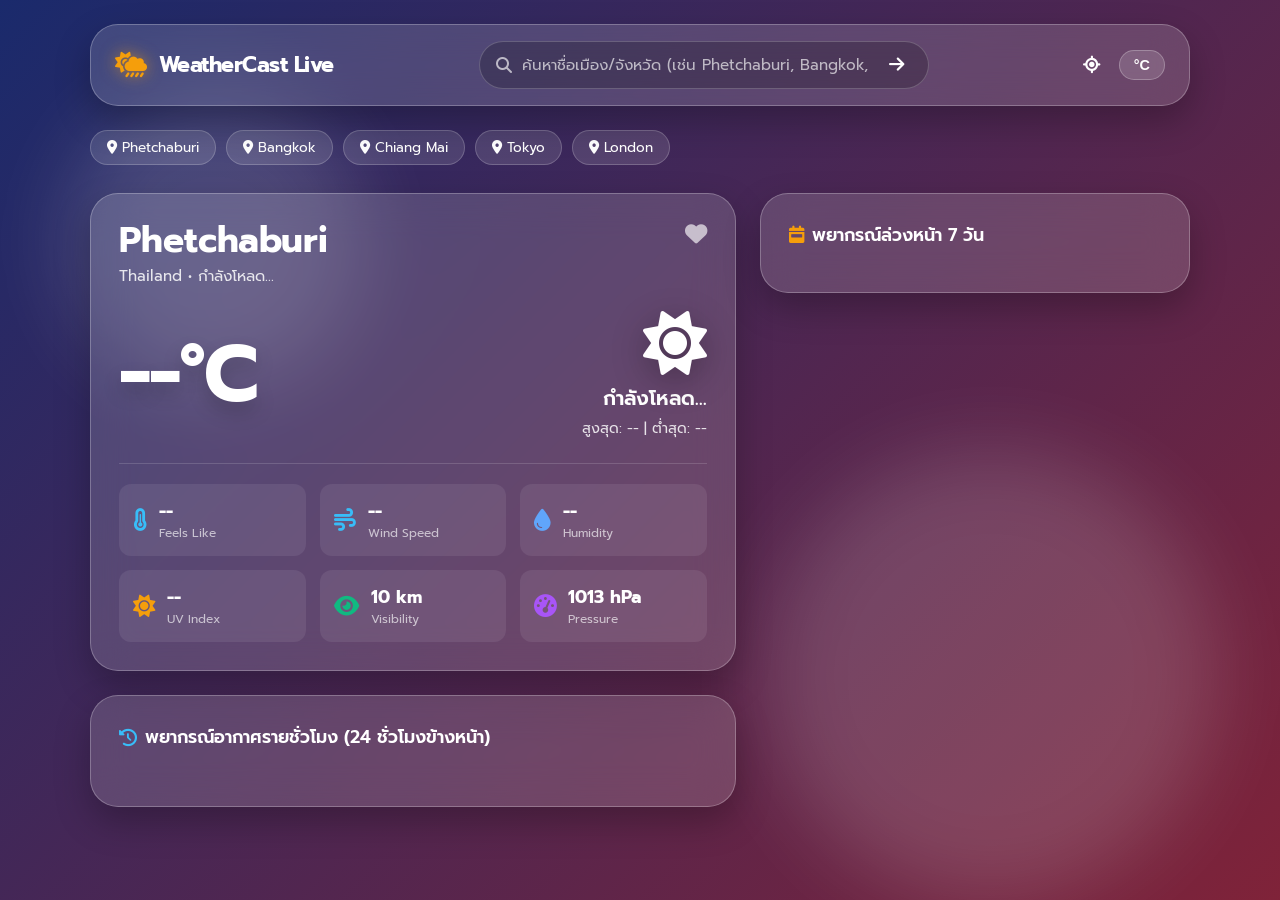
<file: weather.html>
<!DOCTYPE html>
<html lang="th">
<head>
    <meta charset="UTF-8">
    <meta name="viewport" content="width=device-width, initial-scale=1.0">
    <title>Dynamic Glassmorphism Weather App | สภาพอากาศสดเรียลไทม์</title>
    <meta name="description" content="แอปพลิเคชันรายงานสภาพอากาศสดแบบ Real-time ดึงข้อมูลอุณหภูมิและความชื้นทั่วโลกด้วย Open-Meteo API พร้อมดีไซน์ Dynamic Glassmorphism">

    <!-- Font Awesome 6 Icons -->
    <link rel="stylesheet" href="https://cdnjs.cloudflare.com/ajax/libs/font-awesome/6.4.0/css/all.min.css">
    
    <!-- Weather Stylesheet -->
    <link rel="stylesheet" href="weather.css">
</head>
<body>

    <!-- Ambient Floating Clouds -->
    <div class="weather-ambient">
        <div class="cloud-particle" style="width: 300px; height: 300px; top: 10%; left: 5%;"></div>
        <div class="cloud-particle" style="width: 450px; height: 450px; top: 50%; right: 5%;"></div>
    </div>

    <!-- Main Weather App Layout -->
    <div class="app-container">

        <!-- Header Bar -->
        <header class="header-glass">
            <div class="brand-title">
                <i class="fa-solid fa-cloud-sun-rain brand-icon"></i>
                <span>WeatherCast Live</span>
            </div>

            <!-- Search Box & Controls -->
            <div class="search-box">
                <i class="fa-solid fa-magnifying-glass" style="color: var(--text-muted);"></i>
                <input type="text" id="city-input" class="search-input" placeholder="ค้นหาชื่อเมือง/จังหวัด (เช่น Phetchaburi, Bangkok, Tokyo)...">
                <button class="search-btn" id="search-btn" title="ค้นหา"><i class="fa-solid fa-arrow-right"></i></button>
            </div>

            <div style="display: flex; align-items: center; gap: 10px;">
                <button class="geo-btn" id="geo-btn" title="ใช้ตำแหน่งปัจจุบัน (GPS)">
                    <i class="fa-solid fa-location-crosshairs"></i>
                </button>
                <button class="unit-btn" id="unit-btn" title="สลับหน่วยอุณหภูมิ">°C</button>
            </div>
        </header>

        <!-- Quick Favorites Bar -->
        <div class="favorites-bar" id="fav-container">
            <!-- Dynamic Favorite Tags Rendered via JS -->
        </div>

        <!-- Dashboard Grid -->
        <main class="dashboard-grid" style="position: relative;">
            
            <!-- Loader Overlay -->
            <div class="loader-overlay" id="loader-overlay">
                <div class="spinner"></div>
                <span style="font-weight: 500;">กำลังโหลดข้อมูลสภาพอากาศ...</span>
            </div>

            <!-- Left Column: Hero Weather + Stats + 24H Slider -->
            <div style="display: flex; flex-direction: column; gap: 24px;">
                
                <!-- Weather Hero Banner -->
                <section class="glass-card weather-hero">
                    <div class="location-info">
                        <div>
                            <h1 class="city-name" id="display-city">Phetchaburi</h1>
                            <p class="country-date">
                                <span id="display-country">Thailand</span> • <span id="display-date">กำลังโหลด...</span>
                            </p>
                        </div>
                        <button class="fav-toggle-btn" id="fav-toggle-btn" title="บันทึกเมืองโปรด">
                            <i class="fa-solid fa-heart"></i>
                        </button>
                    </div>

                    <div class="weather-main-display">
                        <div class="temp-large" id="display-temp">--°C</div>
                        <div class="weather-condition-box">
                            <i class="fa-solid fa-sun weather-icon-large" id="weather-icon"></i>
                            <div class="condition-text" id="display-condition">กำลังโหลด...</div>
                            <div class="temp-range" id="display-range">สูงสุด: -- | ต่ำสุด: --</div>
                        </div>
                    </div>

                    <!-- Stats Grid -->
                    <div class="stats-grid">
                        <div class="stat-card">
                            <i class="fa-solid fa-temperature-three-quarters stat-icon"></i>
                            <div>
                                <span class="stat-val" id="stat-feels">--</span>
                                <span class="stat-lbl" style="display: block;">Feels Like</span>
                            </div>
                        </div>

                        <div class="stat-card">
                            <i class="fa-solid fa-wind stat-icon" style="color: #38BDF8;"></i>
                            <div>
                                <span class="stat-val" id="stat-wind">--</span>
                                <span class="stat-lbl" style="display: block;">Wind Speed</span>
                            </div>
                        </div>

                        <div class="stat-card">
                            <i class="fa-solid fa-droplet stat-icon" style="color: #60A5FA;"></i>
                            <div>
                                <span class="stat-val" id="stat-humidity">--</span>
                                <span class="stat-lbl" style="display: block;">Humidity</span>
                            </div>
                        </div>

                        <div class="stat-card">
                            <i class="fa-solid fa-sun stat-icon" style="color: #F59E0B;"></i>
                            <div>
                                <span class="stat-val" id="stat-uv">--</span>
                                <span class="stat-lbl" style="display: block;">UV Index</span>
                            </div>
                        </div>

                        <div class="stat-card">
                            <i class="fa-solid fa-eye stat-icon" style="color: #10B981;"></i>
                            <div>
                                <span class="stat-val">10 km</span>
                                <span class="stat-lbl" style="display: block;">Visibility</span>
                            </div>
                        </div>

                        <div class="stat-card">
                            <i class="fa-solid fa-gauge-high stat-icon" style="color: #A855F7;"></i>
                            <div>
                                <span class="stat-val">1013 hPa</span>
                                <span class="stat-lbl" style="display: block;">Pressure</span>
                            </div>
                        </div>
                    </div>
                </section>

                <!-- 24-Hour Forecast Section -->
                <section class="glass-card">
                    <h2 class="forecast-section-title">
                        <i class="fa-solid fa-clock-rotate-left" style="color: var(--accent-cyan);"></i>
                        พยากรณ์อากาศรายชั่วโมง (24 ชั่วโมงข้างหน้า)
                    </h2>
                    <div class="hourly-scroll" id="hourly-scroll">
                        <!-- Dynamic Hourly Cards -->
                    </div>
                </section>
            </div>

            <!-- Right Column: 7-Day Forecast -->
            <div>
                <section class="glass-card">
                    <h2 class="forecast-section-title">
                        <i class="fa-solid fa-calendar-week" style="color: var(--accent-gold);"></i>
                        พยากรณ์ล่วงหน้า 7 วัน
                    </h2>
                    <div class="daily-list" id="daily-list">
                        <!-- Dynamic 7-Day Rows -->
                    </div>
                </section>
            </div>

        </main>
    </div>

    <!-- Weather JavaScript Logic -->
    <script src="weather.js"></script>
</body>
</html>
</file>
<file: styles.css>
/* ==========================================================================
   PBRU CS BOOTCAMP - DESIGN SYSTEM & STYLESHEET
   Dark Tech Premium Theme | Phetchaburi Rajabhat University CS Department
   ========================================================================== */

@import url('https://fonts.googleapis.com/css2?family=Inter:wght@300;400;500;600;700&family=JetBrains+Mono:wght@400;500;700&family=Prompt:wght@300;400;500;600;700&display=swap');

:root {
  /* Color Palette */
  --bg-dark: #070B19;
  --bg-secondary: #0D152D;
  --bg-card: rgba(18, 28, 56, 0.65);
  --bg-card-hover: rgba(28, 42, 80, 0.85);
  --border-color: rgba(255, 255, 255, 0.1);
  --border-glow: rgba(6, 214, 160, 0.3);
  
  /* Brand Accents (Faculty of IT Theme) */
  --accent-blue: #00B4D8;      /* IT Cyan/Blue Primary */
  --accent-blue-glow: rgba(0, 180, 216, 0.3);
  --accent-cyan: #38BDF8;      /* IT Bright Cyan */
  --accent-emerald: #06D6A0;   /* Tech Emerald */
  --accent-gold: #FFB703;      /* PBRU Gold */
  --accent-gold-glow: rgba(255, 183, 3, 0.25);

  /* Typography */
  --font-main: 'Prompt', 'Inter', sans-serif;
  --font-code: 'JetBrains Mono', monospace;

  /* Text Colors */
  --text-white: #FFFFFF;
  --text-heading: #F8FAFC;
  --text-body: #CBD5E1;
  --text-muted: #64748B;

  /* Spacing & Layout */
  --container-max: 1240px;
  --radius-sm: 8px;
  --radius-md: 16px;
  --radius-lg: 24px;
  --radius-full: 9999px;
  
  /* Shadows & Effects */
  --shadow-card: 0 20px 40px -15px rgba(0, 0, 0, 0.5);
  --shadow-glow: 0 0 30px rgba(6, 214, 160, 0.2);
  --backdrop-blur: blur(16px);
  
  --transition: all 0.3s cubic-bezier(0.4, 0, 0.2, 1);
}

/* Reset & Base Styles */
*, *::before, *::after {
  box-sizing: border-box;
  margin: 0;
  padding: 0;
}

html {
  scroll-behavior: smooth;
  font-size: 16px;
}

body {
  font-family: var(--font-main);
  background-color: var(--bg-dark);
  color: var(--text-body);
  line-height: 1.6;
  overflow-x: hidden;
  position: relative;
}

/* Background Ambient Glows */
body::before {
  content: '';
  position: fixed;
  top: -200px;
  left: 10%;
  width: 600px;
  height: 600px;
  background: radial-gradient(circle, rgba(58, 134, 239, 0.15) 0%, rgba(7, 11, 25, 0) 70%);
  z-index: -1;
  pointer-events: none;
}

body::after {
  content: '';
  position: fixed;
  top: 40%;
  right: -100px;
  width: 700px;
  height: 700px;
  background: radial-gradient(circle, rgba(6, 214, 160, 0.12) 0%, rgba(7, 11, 25, 0) 70%);
  z-index: -1;
  pointer-events: none;
}

/* Typography Utilities */
h1, h2, h3, h4, h5, h6 {
  color: var(--text-heading);
  font-weight: 700;
  line-height: 1.25;
}

.gradient-text {
  background: linear-gradient(135deg, #FFFFFF 0%, var(--accent-emerald) 50%, var(--accent-gold) 100%);
  -webkit-background-clip: text;
  -webkit-text-fill-color: transparent;
}

.section-tag {
  display: inline-flex;
  align-items: center;
  gap: 8px;
  padding: 6px 16px;
  background: rgba(6, 214, 160, 0.1);
  border: 1px solid rgba(6, 214, 160, 0.3);
  border-radius: var(--radius-full);
  color: var(--accent-emerald);
  font-size: 0.875rem;
  font-weight: 600;
  text-transform: uppercase;
  letter-spacing: 1px;
  margin-bottom: 16px;
}

/* Container */
.container {
  max-width: var(--container-max);
  margin: 0 auto;
  padding: 0 24px;
}

.section-padding {
  padding: 100px 0;
}

/* Buttons */
.btn {
  display: inline-flex;
  align-items: center;
  justify-content: center;
  gap: 10px;
  padding: 14px 28px;
  border-radius: var(--radius-full);
  font-family: var(--font-main);
  font-size: 1rem;
  font-weight: 600;
  text-decoration: none;
  cursor: pointer;
  transition: var(--transition);
  border: none;
  outline: none;
}

.btn-primary {
  background: linear-gradient(135deg, var(--accent-emerald) 0%, #05B386 100%);
  color: #04291E;
  box-shadow: 0 10px 25px -5px rgba(6, 214, 160, 0.4);
}

.btn-primary:hover {
  transform: translateY(-3px);
  box-shadow: 0 15px 35px -5px rgba(6, 214, 160, 0.6);
}

.btn-gold {
  background: linear-gradient(135deg, var(--accent-gold) 0%, #E0A100 100%);
  color: #1E1700;
  box-shadow: 0 10px 25px -5px var(--accent-gold-glow);
}

.btn-gold:hover {
  transform: translateY(-3px);
  box-shadow: 0 15px 35px -5px rgba(255, 183, 3, 0.5);
}

.btn-outline {
  background: rgba(255, 255, 255, 0.05);
  border: 1px solid var(--border-color);
  color: var(--text-heading);
  backdrop-filter: var(--backdrop-blur);
}

.btn-outline:hover {
  background: rgba(255, 255, 255, 0.12);
  border-color: var(--accent-emerald);
  color: var(--text-white);
  transform: translateY(-3px);
}

/* Header & Navbar */
.navbar {
  position: fixed;
  top: 0;
  left: 0;
  width: 100%;
  z-index: 1000;
  padding: 20px 0;
  transition: var(--transition);
}

.navbar.scrolled {
  background: rgba(7, 11, 25, 0.85);
  backdrop-filter: blur(20px);
  border-bottom: 1px solid var(--border-color);
  padding: 14px 0;
  box-shadow: 0 10px 30px rgba(0,0,0,0.5);
}

.nav-container {
  display: flex;
  align-items: center;
  justify-content: space-between;
}

.brand-logo {
  display: flex;
  align-items: center;
  gap: 12px;
  text-decoration: none;
}

.logo-badge {
  width: 44px;
  height: 44px;
  border-radius: 12px;
  background: linear-gradient(135deg, var(--bg-secondary), var(--accent-navy));
  border: 1px solid var(--accent-emerald);
  display: flex;
  align-items: center;
  justify-content: center;
  font-family: var(--font-code);
  font-weight: 700;
  font-size: 1.1rem;
  color: var(--accent-emerald);
  box-shadow: 0 0 15px rgba(6, 214, 160, 0.2);
}

.logo-text {
  display: flex;
  flex-direction: column;
}

.logo-title {
  font-size: 1.15rem;
  font-weight: 700;
  color: var(--text-white);
  letter-spacing: -0.5px;
}

.logo-sub {
  font-size: 0.75rem;
  color: var(--accent-gold);
  font-weight: 500;
}

.nav-links {
  display: flex;
  align-items: center;
  gap: 32px;
  list-style: none;
}

.nav-link {
  color: var(--text-body);
  text-decoration: none;
  font-size: 0.95rem;
  font-weight: 500;
  transition: var(--transition);
  position: relative;
}

.nav-link:hover, .nav-link.active {
  color: var(--accent-emerald);
}

.nav-link::after {
  content: '';
  position: absolute;
  bottom: -6px;
  left: 0;
  width: 0;
  height: 2px;
  background: var(--accent-emerald);
  transition: var(--transition);
  border-radius: var(--radius-full);
}

.nav-link:hover::after, .nav-link.active::after {
  width: 100%;
}

.mobile-toggle {
  display: none;
  background: none;
  border: none;
  color: var(--text-white);
  font-size: 1.5rem;
  cursor: pointer;
}

/* Hero Section */
.hero-section {
  padding-top: 170px;
  padding-bottom: 100px;
  position: relative;
}

.hero-grid {
  display: grid;
  grid-template-columns: 1fr 1fr;
  gap: 48px;
  align-items: center;
}

.hero-badge {
  display: inline-flex;
  align-items: center;
  gap: 10px;
  padding: 8px 18px;
  background: rgba(255, 183, 3, 0.1);
  border: 1px solid rgba(255, 183, 3, 0.3);
  border-radius: var(--radius-full);
  color: var(--accent-gold);
  font-size: 0.875rem;
  font-weight: 600;
  margin-bottom: 24px;
}

.hero-badge-pulse {
  width: 8px;
  height: 8px;
  border-radius: 50%;
  background: var(--accent-gold);
  box-shadow: 0 0 10px var(--accent-gold);
  animation: pulse 2s infinite;
}

@keyframes pulse {
  0% { transform: scale(0.95); opacity: 0.8; }
  50% { transform: scale(1.3); opacity: 1; }
  100% { transform: scale(0.95); opacity: 0.8; }
}

.hero-title {
  font-size: 3.25rem;
  line-height: 1.15;
  margin-bottom: 24px;
  letter-spacing: -1px;
}

.hero-desc {
  font-size: 1.125rem;
  color: var(--text-body);
  margin-bottom: 36px;
  max-width: 540px;
}

.hero-actions {
  display: flex;
  align-items: center;
  gap: 16px;
  flex-wrap: wrap;
  margin-bottom: 40px;
}

.hero-stats {
  display: flex;
  align-items: center;
  gap: 32px;
  padding-top: 32px;
  border-top: 1px solid var(--border-color);
}

.stat-item {
  display: flex;
  flex-direction: column;
}

.stat-number {
  font-size: 1.75rem;
  font-weight: 700;
  color: var(--text-white);
  font-family: var(--font-code);
}

.stat-label {
  font-size: 0.85rem;
  color: var(--text-muted);
}

/* Terminal Widget */
.terminal-window {
  background: #090E1F;
  border: 1px solid rgba(255, 255, 255, 0.12);
  border-radius: var(--radius-md);
  box-shadow: var(--shadow-card), 0 0 40px rgba(6, 214, 160, 0.1);
  overflow: hidden;
  position: relative;
}

.terminal-header {
  background: #0F172A;
  padding: 12px 18px;
  display: flex;
  align-items: center;
  justify-content: space-between;
  border-bottom: 1px solid var(--border-color);
}

.terminal-dots {
  display: flex;
  align-items: center;
  gap: 8px;
}

.dot {
  width: 12px;
  height: 12px;
  border-radius: 50%;
}

.dot-red { background: #FF5F56; }
.dot-yellow { background: #FFBD2E; }
.dot-green { background: #27C93F; }

.terminal-tabs {
  display: flex;
  gap: 6px;
}

.terminal-tab {
  background: rgba(255, 255, 255, 0.05);
  border: none;
  color: var(--text-muted);
  font-family: var(--font-code);
  font-size: 0.8rem;
  padding: 4px 12px;
  border-radius: 6px;
  cursor: pointer;
  transition: var(--transition);
}

.terminal-tab.active, .terminal-tab:hover {
  background: var(--accent-emerald);
  color: #04291E;
  font-weight: 600;
}

.terminal-body {
  padding: 24px;
  font-family: var(--font-code);
  font-size: 0.9rem;
  line-height: 1.7;
  color: #E2E8F0;
  min-height: 280px;
  overflow-x: auto;
}

.code-keyword { color: #F472B6; }
.code-function { color: #60A5FA; }
.code-string { color: #34D399; }
.code-comment { color: #64748B; font-style: italic; }
.code-class { color: #FBBF24; }

.terminal-footer {
  background: rgba(15, 23, 42, 0.6);
  padding: 10px 18px;
  display: flex;
  align-items: center;
  justify-content: space-between;
  font-family: var(--font-code);
  font-size: 0.75rem;
  color: var(--accent-emerald);
  border-top: 1px solid var(--border-color);
}

/* Feature Grid / Cards */
.card-grid {
  display: grid;
  grid-template-columns: repeat(auto-fit, minmax(280px, 1fr));
  gap: 24px;
  margin-top: 48px;
}

.feature-card {
  background: var(--bg-card);
  border: 1px solid var(--border-color);
  border-radius: var(--radius-md);
  padding: 32px;
  backdrop-filter: var(--backdrop-blur);
  transition: var(--transition);
  position: relative;
  overflow: hidden;
}

.feature-card::before {
  content: '';
  position: absolute;
  top: 0;
  left: 0;
  width: 100%;
  height: 3px;
  background: linear-gradient(90deg, transparent, var(--accent-emerald), transparent);
  opacity: 0;
  transition: var(--transition);
}

.feature-card:hover {
  background: var(--bg-card-hover);
  border-color: var(--border-glow);
  transform: translateY(-6px);
  box-shadow: var(--shadow-card);
}

.feature-card:hover::before {
  opacity: 1;
}

.card-icon {
  width: 56px;
  height: 56px;
  border-radius: 16px;
  background: rgba(6, 214, 160, 0.1);
  border: 1px solid rgba(6, 214, 160, 0.2);
  display: flex;
  align-items: center;
  justify-content: center;
  font-size: 1.5rem;
  color: var(--accent-emerald);
  margin-bottom: 24px;
}

.card-icon.gold {
  background: rgba(255, 183, 3, 0.1);
  border-color: rgba(255, 183, 3, 0.2);
  color: var(--accent-gold);
}

.card-icon.blue {
  background: rgba(58, 134, 239, 0.1);
  border-color: rgba(58, 134, 239, 0.2);
  color: var(--accent-blue);
}

.card-title {
  font-size: 1.25rem;
  margin-bottom: 12px;
}

.card-desc {
  font-size: 0.95rem;
  color: var(--text-body);
}

/* Learning Tracks Section */
.tracks-nav {
  display: flex;
  justify-content: center;
  gap: 12px;
  margin-bottom: 40px;
  flex-wrap: wrap;
}

.track-btn {
  padding: 12px 24px;
  background: rgba(255, 255, 255, 0.05);
  border: 1px solid var(--border-color);
  border-radius: var(--radius-full);
  color: var(--text-body);
  font-family: var(--font-main);
  font-size: 0.95rem;
  font-weight: 600;
  cursor: pointer;
  transition: var(--transition);
}

.track-btn.active, .track-btn:hover {
  background: var(--accent-emerald);
  border-color: var(--accent-emerald);
  color: #04291E;
  box-shadow: 0 0 20px rgba(6, 214, 160, 0.3);
}

.track-content {
  display: none;
  animation: fadeIn 0.4s ease-in-out forwards;
}

.track-content.active {
  display: block;
}

@keyframes fadeIn {
  from { opacity: 0; transform: translateY(10px); }
  to { opacity: 1; transform: translateY(0); }
}

.track-box {
  background: var(--bg-card);
  border: 1px solid var(--border-color);
  border-radius: var(--radius-lg);
  padding: 40px;
  display: grid;
  grid-template-columns: 1fr 1fr;
  gap: 40px;
  backdrop-filter: var(--backdrop-blur);
}

.track-features {
  list-style: none;
  margin-top: 24px;
  display: flex;
  flex-direction: column;
  gap: 14px;
}

.track-feature-item {
  display: flex;
  align-items: center;
  gap: 12px;
  font-size: 0.95rem;
}

.track-feature-item i {
  color: var(--accent-emerald);
}

/* Timeline / Roadmap */
.timeline {
  position: relative;
  max-width: 900px;
  margin: 48px auto 0;
}

.timeline::before {
  content: '';
  position: absolute;
  top: 0;
  bottom: 0;
  left: 50%;
  width: 2px;
  background: linear-gradient(180deg, var(--accent-emerald), var(--accent-gold));
  transform: translateX(-50%);
}

.timeline-item {
  position: relative;
  margin-bottom: 48px;
  width: 50%;
  padding: 0 40px;
}

.timeline-item:nth-child(odd) {
  left: 0;
  text-align: right;
}

.timeline-item:nth-child(even) {
  left: 50%;
  text-align: left;
}

.timeline-dot {
  position: absolute;
  top: 10px;
  width: 20px;
  height: 20px;
  border-radius: 50%;
  background: var(--bg-dark);
  border: 4px solid var(--accent-emerald);
  z-index: 2;
}

.timeline-item:nth-child(odd) .timeline-dot {
  right: -10px;
}

.timeline-item:nth-child(even) .timeline-dot {
  left: -10px;
}

.timeline-card {
  background: var(--bg-card);
  border: 1px solid var(--border-color);
  padding: 24px;
  border-radius: var(--radius-md);
  backdrop-filter: var(--backdrop-blur);
}

.timeline-week {
  color: var(--accent-gold);
  font-family: var(--font-code);
  font-size: 0.85rem;
  font-weight: 700;
  margin-bottom: 8px;
}

/* Mentors Card */
.mentors-grid {
  display: grid;
  grid-template-columns: repeat(auto-fit, minmax(240px, 1fr));
  gap: 24px;
  margin-top: 48px;
}

.mentor-card {
  background: var(--bg-card);
  border: 1px solid var(--border-color);
  border-radius: var(--radius-md);
  padding: 24px;
  text-align: center;
  transition: var(--transition);
}

.mentor-card:hover {
  transform: translateY(-5px);
  border-color: var(--accent-emerald);
}

.mentor-avatar {
  width: 90px;
  height: 90px;
  border-radius: 50%;
  margin: 0 auto 16px;
  border: 3px solid var(--accent-emerald);
  object-fit: cover;
  background: var(--bg-secondary);
  display: flex;
  align-items: center;
  justify-content: center;
  font-size: 2rem;
  color: var(--accent-emerald);
}

.mentor-name {
  font-size: 1.1rem;
  margin-bottom: 4px;
}

.mentor-role {
  font-size: 0.85rem;
  color: var(--accent-gold);
  margin-bottom: 12px;
}

/* FAQ Accordion */
.faq-container {
  max-width: 800px;
  margin: 48px auto 0;
  display: flex;
  flex-direction: column;
  gap: 16px;
}

.faq-item {
  background: var(--bg-card);
  border: 1px solid var(--border-color);
  border-radius: var(--radius-md);
  overflow: hidden;
  transition: var(--transition);
}

.faq-header {
  padding: 20px 24px;
  display: flex;
  align-items: center;
  justify-content: space-between;
  cursor: pointer;
  font-weight: 600;
  font-size: 1.05rem;
  color: var(--text-heading);
}

.faq-header i {
  transition: transform 0.3s ease;
  color: var(--accent-emerald);
}

.faq-item.active .faq-header i {
  transform: rotate(180deg);
}

.faq-body {
  max-height: 0;
  overflow: hidden;
  transition: max-height 0.35s ease-out, padding 0.35s ease;
  padding: 0 24px;
  color: var(--text-body);
  font-size: 0.95rem;
}

.faq-item.active .faq-body {
  max-height: 300px;
  padding: 0 24px 20px 24px;
}

/* Modal Registration Form */
.modal-overlay {
  position: fixed;
  top: 0;
  left: 0;
  width: 100%;
  height: 100%;
  background: rgba(4, 7, 18, 0.85);
  backdrop-filter: blur(12px);
  z-index: 2000;
  display: flex;
  align-items: center;
  justify-content: center;
  padding: 20px;
  opacity: 0;
  visibility: hidden;
  transition: var(--transition);
}

.modal-overlay.active {
  opacity: 1;
  visibility: visible;
}

.modal-box {
  background: #0D152D;
  border: 1px solid rgba(6, 214, 160, 0.3);
  border-radius: var(--radius-lg);
  max-width: 520px;
  width: 100%;
  padding: 40px;
  position: relative;
  box-shadow: var(--shadow-card), 0 0 50px rgba(6, 214, 160, 0.2);
  transform: scale(0.9);
  transition: var(--transition);
}

.modal-overlay.active .modal-box {
  transform: scale(1);
}

.modal-close {
  position: absolute;
  top: 20px;
  right: 20px;
  background: none;
  border: none;
  color: var(--text-muted);
  font-size: 1.5rem;
  cursor: pointer;
  transition: var(--transition);
}

.modal-close:hover {
  color: var(--accent-gold);
}

.form-group {
  margin-bottom: 20px;
  display: flex;
  flex-direction: column;
  gap: 8px;
}

.form-label {
  font-size: 0.9rem;
  font-weight: 500;
  color: var(--text-heading);
}

.form-input, .form-select {
  width: 100%;
  padding: 12px 16px;
  background: rgba(255, 255, 255, 0.05);
  border: 1px solid var(--border-color);
  border-radius: var(--radius-sm);
  color: var(--text-white);
  font-family: var(--font-main);
  font-size: 0.95rem;
  outline: none;
  transition: var(--transition);
}

.form-input:focus, .form-select:focus {
  border-color: var(--accent-emerald);
  box-shadow: 0 0 10px rgba(6, 214, 160, 0.25);
  background: rgba(255, 255, 255, 0.08);
}

/* Toast Notification */
.toast {
  position: fixed;
  bottom: 30px;
  right: 30px;
  background: #04291E;
  border: 1px solid var(--accent-emerald);
  color: var(--text-white);
  padding: 16px 24px;
  border-radius: var(--radius-md);
  box-shadow: var(--shadow-card);
  display: flex;
  align-items: center;
  gap: 12px;
  z-index: 3000;
  transform: translateY(100px);
  opacity: 0;
  transition: var(--transition);
}

.toast.show {
  transform: translateY(0);
  opacity: 1;
}

/* Footer */
.footer {
  background: #040711;
  border-top: 1px solid var(--border-color);
  padding: 60px 0 30px;
}

.footer-grid {
  display: grid;
  grid-template-columns: 2fr 1fr 1fr 1.5fr;
  gap: 40px;
  margin-bottom: 40px;
}

.footer-col-title {
  font-size: 1rem;
  color: var(--text-white);
  margin-bottom: 20px;
}

.footer-links {
  list-style: none;
  display: flex;
  flex-direction: column;
  gap: 10px;
}

.footer-links a {
  color: var(--text-muted);
  text-decoration: none;
  transition: var(--transition);
  font-size: 0.9rem;
}

.footer-links a:hover {
  color: var(--accent-emerald);
}

.footer-bottom {
  text-align: center;
  padding-top: 30px;
  border-top: 1px solid rgba(255, 255, 255, 0.05);
  font-size: 0.85rem;
  color: var(--text-muted);
}

/* Responsive Styles */
@media (max-width: 992px) {
  .hero-grid {
    grid-template-columns: 1fr;
    gap: 40px;
  }
  .hero-title {
    font-size: 2.5rem;
  }
  .track-box {
    grid-template-columns: 1fr;
  }
  .timeline::before {
    left: 20px;
  }
  .timeline-item {
    width: 100%;
    padding-left: 60px;
    padding-right: 0;
    text-align: left !important;
  }
  .timeline-item:nth-child(even) {
    left: 0;
  }
  .timeline-dot {
    left: 10px !important;
    right: auto !important;
  }
  .footer-grid {
    grid-template-columns: 1fr 1fr;
  }
}

@media (max-width: 768px) {
  .nav-links {
    display: none;
  }
  .mobile-toggle {
    display: block;
  }
  .hero-title {
    font-size: 2.1rem;
  }
  .section-padding {
    padding: 60px 0;
  }
  .footer-grid {
    grid-template-columns: 1fr;
  }
}
</file>
<file: skypulse.css>
/* ==========================================================================
   SKYPULSE WEATHER AI - LANDING PAGE STYLESHEET
   Ultra-Modern Horizon Glassmorphism Theme
   ========================================================================== */

@import url('https://fonts.googleapis.com/css2?family=Inter:wght@300;400;500;600;700;800&family=Prompt:wght@300;400;500;600;700&display=swap');

:root {
  /* Ultra-Modern Horizon Color Palette */
  --bg-deep-space: #060919;
  --bg-dark-horizon: #0B132B;
  --bg-card: rgba(15, 23, 42, 0.65);
  --bg-card-hover: rgba(30, 41, 59, 0.85);
  
  /* Brand Gradients & Accents */
  --accent-sky: #0284C7;
  --accent-cyan: #38BDF8;
  --accent-aurora: #6366F1;
  --accent-purple: #8B5CF6;
  --accent-gold: #F59E0B;
  --accent-emerald: #10B981;

  --border-glass: rgba(255, 255, 255, 0.12);
  --border-glow: rgba(56, 189, 248, 0.35);

  /* Text Colors */
  --text-white: #FFFFFF;
  --text-heading: #F8FAFC;
  --text-body: #94A3B8;
  --text-muted: #64748B;

  /* Layout & Glass Effects */
  --font-main: 'Prompt', 'Inter', sans-serif;
  --container-max: 1200px;
  --radius-md: 20px;
  --radius-lg: 28px;
  --radius-full: 9999px;
  --backdrop-blur: blur(20px);
  --shadow-card: 0 20px 40px -15px rgba(0, 0, 0, 0.5);
  --shadow-glow: 0 0 35px rgba(56, 189, 248, 0.25);
  --transition: all 0.35s cubic-bezier(0.4, 0, 0.2, 1);
}

/* Reset & Base Styles */
*, *::before, *::after {
  box-sizing: border-box;
  margin: 0;
  padding: 0;
}

html {
  font-size: 16px;
  scroll-behavior: smooth;
}

body {
  font-family: var(--font-main);
  background-color: var(--bg-deep-space);
  color: var(--text-body);
  line-height: 1.6;
  overflow-x: hidden;
  position: relative;
}

/* Ambient Horizon Glows */
body::before {
  content: '';
  position: fixed;
  top: -250px;
  left: 15%;
  width: 700px;
  height: 700px;
  background: radial-gradient(circle, rgba(56, 189, 248, 0.18) 0%, rgba(6, 9, 25, 0) 70%);
  z-index: -1;
  pointer-events: none;
}

body::after {
  content: '';
  position: fixed;
  top: 45%;
  right: -150px;
  width: 800px;
  height: 800px;
  background: radial-gradient(circle, rgba(99, 102, 241, 0.15) 0%, rgba(6, 9, 25, 0) 70%);
  z-index: -1;
  pointer-events: none;
}

/* Container & Typography Utilities */
.container {
  max-width: var(--container-max);
  margin: 0 auto;
  padding: 0 24px;
}

.section-padding {
  padding: 100px 0;
}

h1, h2, h3, h4 {
  color: var(--text-heading);
  font-weight: 700;
  line-height: 1.2;
}

.gradient-text {
  background: linear-gradient(135deg, #FFFFFF 0%, var(--accent-cyan) 50%, var(--accent-aurora) 100%);
  -webkit-background-clip: text;
  -webkit-text-fill-color: transparent;
}

.section-tag {
  display: inline-flex;
  align-items: center;
  gap: 8px;
  padding: 6px 18px;
  background: rgba(56, 189, 248, 0.1);
  border: 1px solid rgba(56, 189, 248, 0.3);
  border-radius: var(--radius-full);
  color: var(--accent-cyan);
  font-size: 0.85rem;
  font-weight: 600;
  text-transform: uppercase;
  letter-spacing: 1px;
  margin-bottom: 16px;
}

/* Buttons */
.btn {
  display: inline-flex;
  align-items: center;
  justify-content: center;
  gap: 10px;
  padding: 14px 30px;
  border-radius: var(--radius-full);
  font-family: var(--font-main);
  font-size: 1rem;
  font-weight: 600;
  text-decoration: none;
  cursor: pointer;
  transition: var(--transition);
  border: none;
  outline: none;
}

.btn-sky {
  background: linear-gradient(135deg, var(--accent-cyan) 0%, var(--accent-sky) 100%);
  color: #032030;
  box-shadow: 0 10px 25px -5px rgba(56, 189, 248, 0.4);
}

.btn-sky:hover {
  transform: translateY(-3px);
  box-shadow: 0 15px 35px -5px rgba(56, 189, 248, 0.6);
}

.btn-aurora {
  background: linear-gradient(135deg, var(--accent-aurora) 0%, var(--accent-purple) 100%);
  color: var(--text-white);
  box-shadow: 0 10px 25px -5px rgba(99, 102, 241, 0.4);
}

.btn-aurora:hover {
  transform: translateY(-3px);
  box-shadow: 0 15px 35px -5px rgba(99, 102, 241, 0.6);
}

.btn-outline {
  background: rgba(255, 255, 255, 0.05);
  border: 1px solid var(--border-glass);
  color: var(--text-white);
  backdrop-filter: var(--backdrop-blur);
}

.btn-outline:hover {
  background: rgba(255, 255, 255, 0.12);
  border-color: var(--accent-cyan);
  transform: translateY(-3px);
}

/* App Store Badge Buttons */
.store-badge-btn {
  display: inline-flex;
  align-items: center;
  gap: 12px;
  padding: 10px 22px;
  background: rgba(15, 23, 42, 0.8);
  border: 1px solid var(--border-glass);
  border-radius: var(--radius-md);
  color: var(--text-white);
  text-decoration: none;
  transition: var(--transition);
}

.store-badge-btn:hover {
  border-color: var(--accent-cyan);
  background: rgba(30, 41, 59, 0.9);
  transform: translateY(-3px);
}

.store-badge-btn i {
  font-size: 1.8rem;
}

.store-text {
  display: flex;
  flex-direction: column;
  line-height: 1.2;
}

.store-sub {
  font-size: 0.7rem;
  color: var(--text-muted);
  text-transform: uppercase;
}

.store-main {
  font-size: 0.95rem;
  font-weight: 700;
}

/* Navbar */
.navbar {
  position: fixed;
  top: 0;
  left: 0;
  width: 100%;
  z-index: 1000;
  padding: 20px 0;
  transition: var(--transition);
}

.navbar.scrolled {
  background: rgba(6, 9, 25, 0.85);
  backdrop-filter: blur(20px);
  border-bottom: 1px solid var(--border-glass);
  padding: 14px 0;
  box-shadow: 0 10px 30px rgba(0,0,0,0.5);
}

.nav-container {
  display: flex;
  align-items: center;
  justify-content: space-between;
}

.brand-logo {
  display: flex;
  align-items: center;
  gap: 12px;
  text-decoration: none;
}

.logo-icon {
  width: 44px;
  height: 44px;
  border-radius: 12px;
  background: linear-gradient(135deg, var(--accent-sky), var(--accent-aurora));
  display: flex;
  align-items: center;
  justify-content: center;
  font-size: 1.4rem;
  color: var(--text-white);
  box-shadow: 0 0 20px rgba(56, 189, 248, 0.4);
}

.logo-text {
  font-size: 1.3rem;
  font-weight: 800;
  color: var(--text-white);
  letter-spacing: -0.5px;
}

.nav-links {
  display: flex;
  align-items: center;
  gap: 32px;
  list-style: none;
}

.nav-link {
  color: var(--text-body);
  text-decoration: none;
  font-size: 0.95rem;
  font-weight: 500;
  transition: var(--transition);
}

.nav-link:hover {
  color: var(--accent-cyan);
}

/* Hero Section */
.hero-section {
  padding-top: 170px;
  padding-bottom: 100px;
}

.hero-grid {
  display: grid;
  grid-template-columns: 1.2fr 1fr;
  gap: 48px;
  align-items: center;
}

.hero-title {
  font-size: 3.5rem;
  line-height: 1.15;
  margin-bottom: 24px;
  letter-spacing: -1px;
}

.hero-desc {
  font-size: 1.15rem;
  color: var(--text-body);
  margin-bottom: 36px;
  max-width: 560px;
}

.hero-badges-wrap {
  display: flex;
  align-items: center;
  gap: 16px;
  flex-wrap: wrap;
  margin-bottom: 40px;
}

/* Hero Live Widget Card */
.hero-widget-card {
  background: var(--bg-card);
  border: 1px solid var(--border-glass);
  border-radius: var(--radius-lg);
  padding: 32px;
  backdrop-filter: var(--backdrop-blur);
  box-shadow: var(--shadow-card), var(--shadow-glow);
  position: relative;
}

.widget-header {
  display: flex;
  align-items: center;
  justify-content: space-between;
  margin-bottom: 20px;
}

.widget-search {
  display: flex;
  align-items: center;
  gap: 8px;
  background: rgba(0, 0, 0, 0.3);
  border: 1px solid var(--border-glass);
  border-radius: var(--radius-full);
  padding: 6px 14px;
  width: 100%;
}

.widget-search input {
  background: transparent;
  border: none;
  outline: none;
  color: var(--text-white);
  font-family: var(--font-main);
  font-size: 0.9rem;
  width: 100%;
}

.widget-search button {
  background: none;
  border: none;
  color: var(--accent-cyan);
  cursor: pointer;
}

.widget-main {
  display: flex;
  align-items: center;
  justify-content: space-between;
  margin: 20px 0;
}

.widget-temp {
  font-size: 4rem;
  font-weight: 700;
  color: var(--text-white);
  line-height: 1;
}

/* Feature Grid */
.card-grid {
  display: grid;
  grid-template-columns: repeat(auto-fit, minmax(260px, 1fr));
  gap: 24px;
  margin-top: 48px;
}

.feature-card {
  background: var(--bg-card);
  border: 1px solid var(--border-glass);
  border-radius: var(--radius-md);
  padding: 32px;
  backdrop-filter: var(--backdrop-blur);
  transition: var(--transition);
  position: relative;
  overflow: hidden;
}

.feature-card:hover {
  background: var(--bg-card-hover);
  border-color: var(--border-glow);
  transform: translateY(-6px);
  box-shadow: var(--shadow-card);
}

.feature-icon {
  width: 56px;
  height: 56px;
  border-radius: 16px;
  background: rgba(56, 189, 248, 0.12);
  border: 1px solid rgba(56, 189, 248, 0.25);
  display: flex;
  align-items: center;
  justify-content: center;
  font-size: 1.6rem;
  color: var(--accent-cyan);
  margin-bottom: 24px;
}

.feature-title {
  font-size: 1.25rem;
  margin-bottom: 12px;
}

.feature-desc {
  font-size: 0.95rem;
  color: var(--text-body);
}

/* App Showcase Section */
.showcase-box {
  background: linear-gradient(135deg, rgba(11, 19, 43, 0.8), rgba(15, 23, 42, 0.9));
  border: 1px solid var(--border-glass);
  border-radius: var(--radius-lg);
  padding: 60px 40px;
  display: grid;
  grid-template-columns: 1fr 1fr;
  gap: 48px;
  align-items: center;
}

.phone-mockup {
  background: #000;
  border: 4px solid #334155;
  border-radius: 36px;
  padding: 16px;
  box-shadow: var(--shadow-card), 0 0 50px rgba(56, 189, 248, 0.2);
  max-width: 320px;
  margin: 0 auto;
}

.phone-screen {
  background: linear-gradient(180deg, #0284C7 0%, #0F172A 100%);
  border-radius: 24px;
  padding: 24px 16px;
  color: #fff;
  min-height: 480px;
  display: flex;
  flex-direction: column;
  justify-content: space-between;
}

/* Pricing Section */
.pricing-grid {
  display: grid;
  grid-template-columns: 1fr 1fr;
  gap: 32px;
  max-width: 900px;
  margin: 48px auto 0;
}

.pricing-card {
  background: var(--bg-card);
  border: 1px solid var(--border-glass);
  border-radius: var(--radius-lg);
  padding: 40px;
  backdrop-filter: var(--backdrop-blur);
  transition: var(--transition);
  position: relative;
}

.pricing-card.popular {
  border-color: var(--accent-cyan);
  box-shadow: var(--shadow-glow);
  background: rgba(30, 41, 59, 0.85);
}

.popular-tag {
  position: absolute;
  top: -14px;
  right: 24px;
  background: linear-gradient(135deg, var(--accent-cyan), var(--accent-sky));
  color: #032030;
  font-size: 0.75rem;
  font-weight: 700;
  padding: 4px 14px;
  border-radius: var(--radius-full);
  text-transform: uppercase;
}

.pricing-price {
  font-size: 3rem;
  font-weight: 800;
  color: var(--text-white);
  margin: 16px 0;
}

/* FAQ Accordion */
.faq-container {
  max-width: 800px;
  margin: 48px auto 0;
  display: flex;
  flex-direction: column;
  gap: 16px;
}

.faq-item {
  background: var(--bg-card);
  border: 1px solid var(--border-glass);
  border-radius: var(--radius-md);
  overflow: hidden;
  transition: var(--transition);
}

.faq-header {
  padding: 20px 24px;
  display: flex;
  align-items: center;
  justify-content: space-between;
  cursor: pointer;
  font-weight: 600;
  font-size: 1.05rem;
  color: var(--text-heading);
}

.faq-header i {
  transition: transform 0.3s ease;
  color: var(--accent-cyan);
}

.faq-item.active .faq-header i {
  transform: rotate(180deg);
}

.faq-body {
  max-height: 0;
  overflow: hidden;
  transition: max-height 0.35s ease-out, padding 0.35s ease;
  padding: 0 24px;
  color: var(--text-body);
}

.faq-item.active .faq-body {
  max-height: 200px;
  padding: 0 24px 20px 24px;
}

/* Footer */
.footer {
  background: #030611;
  border-top: 1px solid var(--border-glass);
  padding: 60px 0 30px;
}

.footer-grid {
  display: grid;
  grid-template-columns: 2fr 1fr 1fr 1.5fr;
  gap: 40px;
  margin-bottom: 40px;
}

.footer-links {
  list-style: none;
  display: flex;
  flex-direction: column;
  gap: 10px;
}

.footer-links a {
  color: var(--text-muted);
  text-decoration: none;
  transition: var(--transition);
  font-size: 0.9rem;
}

.footer-links a:hover {
  color: var(--accent-cyan);
}

/* Responsive Styles */
@media (max-width: 992px) {
  .hero-grid, .showcase-box {
    grid-template-columns: 1fr;
  }
  .hero-title {
    font-size: 2.5rem;
  }
  .pricing-grid {
    grid-template-columns: 1fr;
  }
  .footer-grid {
    grid-template-columns: 1fr 1fr;
  }
}

@media (max-width: 768px) {
  .nav-links {
    display: none;
  }
  .footer-grid {
    grid-template-columns: 1fr;
  }
}
</file>
<file: weather.css>
/* ==========================================================================
   DYNAMIC WEATHER GLASSMORPHISM - STYLESHEET
   Open-Meteo API Real-Time Weather Application
   ========================================================================== */

@import url('https://fonts.googleapis.com/css2?family=Inter:wght@300;400;500;600;700&family=Prompt:wght@300;400;500;600;700&display=swap');

:root {
  /* Dynamic Background Colors (Default: Clear/Sunny Day) */
  --bg-gradient-start: #1a2a6c;
  --bg-gradient-mid: #b21f1f;
  --bg-gradient-end: #fdbb2d;

  /* Glassmorphism Design Tokens */
  --glass-bg: rgba(255, 255, 255, 0.15);
  --glass-bg-hover: rgba(255, 255, 255, 0.25);
  --glass-border: rgba(255, 255, 255, 0.25);
  --glass-shadow: 0 15px 35px rgba(0, 0, 0, 0.25);
  --glass-blur: blur(20px);

  /* Text & Accent Colors */
  --text-primary: #FFFFFF;
  --text-secondary: rgba(255, 255, 255, 0.85);
  --text-muted: rgba(255, 255, 255, 0.65);
  --accent-cyan: #38BDF8;
  --accent-gold: #F59E0B;

  /* Typography & Layout */
  --font-main: 'Prompt', 'Inter', sans-serif;
  --radius-sm: 12px;
  --radius-md: 20px;
  --radius-lg: 28px;
  --radius-full: 9999px;
  --transition: all 0.4s cubic-bezier(0.4, 0, 0.2, 1);
}

/* Dynamic Themes Based on Weather Code */
body.theme-clear-day {
  --bg-gradient-start: #00b4db;
  --bg-gradient-mid: #0083b0;
  --bg-gradient-end: #38ef7d;
}

body.theme-clear-night {
  --bg-gradient-start: #0f2027;
  --bg-gradient-mid: #203a43;
  --bg-gradient-end: #2c5364;
}

body.theme-cloudy {
  --bg-gradient-start: #3a6073;
  --bg-gradient-mid: #3a7bd5;
  --bg-gradient-end: #16222a;
}

body.theme-rainy {
  --bg-gradient-start: #232526;
  --bg-gradient-mid: #414345;
  --bg-gradient-end: #1f1c2c;
}

body.theme-snowy {
  --bg-gradient-start: #83a4d4;
  --bg-gradient-mid: #b6fbff;
  --bg-gradient-end: #636fa4;
}

body.theme-thunder {
  --bg-gradient-start: #141e30;
  --bg-gradient-mid: #243b55;
  --bg-gradient-end: #0f0c20;
}

/* Reset & Base Styles */
*, *::before, *::after {
  box-sizing: border-box;
  margin: 0;
  padding: 0;
}

html {
  font-size: 16px;
  scroll-behavior: smooth;
}

body {
  font-family: var(--font-main);
  background: linear-gradient(135deg, var(--bg-gradient-start), var(--bg-gradient-mid), var(--bg-gradient-end));
  background-size: 300% 300%;
  animation: gradientShift 15s ease infinite;
  color: var(--text-primary);
  min-height: 100vh;
  padding: 24px 16px;
  display: flex;
  flex-direction: column;
  align-items: center;
  position: relative;
  overflow-x: hidden;
}

@keyframes gradientShift {
  0% { background-position: 0% 50%; }
  50% { background-position: 100% 50%; }
  100% { background-position: 0% 50%; }
}

/* Ambient Particles */
.weather-ambient {
  position: fixed;
  top: 0;
  left: 0;
  width: 100%;
  height: 100%;
  pointer-events: none;
  z-index: 0;
  overflow: hidden;
}

.cloud-particle {
  position: absolute;
  background: rgba(255, 255, 255, 0.15);
  border-radius: 50%;
  filter: blur(40px);
  animation: floatCloud 25s linear infinite;
}

@keyframes floatCloud {
  0% { transform: translateX(-200px); }
  100% { transform: translateX(100vw); }
}

/* Main Container */
.app-container {
  max-width: 1100px;
  width: 100%;
  z-index: 10;
  display: flex;
  flex-direction: column;
  gap: 24px;
}

/* Header & Search Bar */
.header-glass {
  background: var(--glass-bg);
  backdrop-filter: var(--glass-blur);
  -webkit-backdrop-filter: var(--glass-blur);
  border: 1px solid var(--glass-border);
  border-radius: var(--radius-lg);
  padding: 16px 24px;
  box-shadow: var(--glass-shadow);
  display: flex;
  align-items: center;
  justify-content: space-between;
  gap: 16px;
  flex-wrap: wrap;
}

.brand-title {
  display: flex;
  align-items: center;
  gap: 12px;
  font-size: 1.35rem;
  font-weight: 700;
  letter-spacing: -0.5px;
}

.brand-icon {
  font-size: 1.6rem;
  color: var(--accent-gold);
  filter: drop-shadow(0 0 8px rgba(245, 158, 11, 0.6));
}

.search-box {
  display: flex;
  align-items: center;
  gap: 10px;
  background: rgba(0, 0, 0, 0.2);
  border: 1px solid rgba(255, 255, 255, 0.2);
  border-radius: var(--radius-full);
  padding: 6px 16px;
  flex: 1;
  max-width: 450px;
  position: relative;
  transition: var(--transition);
}

.search-box:focus-within {
  border-color: var(--accent-cyan);
  box-shadow: 0 0 15px rgba(56, 189, 248, 0.3);
  background: rgba(0, 0, 0, 0.3);
}

.search-input {
  background: transparent;
  border: none;
  outline: none;
  color: var(--text-primary);
  font-family: var(--font-main);
  font-size: 0.95rem;
  width: 100%;
}

.search-input::placeholder {
  color: var(--text-muted);
}

.search-btn, .geo-btn, .unit-btn {
  background: transparent;
  border: none;
  color: var(--text-primary);
  font-size: 1.1rem;
  cursor: pointer;
  padding: 8px;
  border-radius: 50%;
  display: flex;
  align-items: center;
  justify-content: center;
  transition: var(--transition);
}

.search-btn:hover, .geo-btn:hover, .unit-btn:hover {
  background: rgba(255, 255, 255, 0.2);
  transform: scale(1.1);
}

.unit-btn {
  border-radius: var(--radius-full);
  padding: 6px 14px;
  font-size: 0.9rem;
  font-weight: 600;
  background: rgba(255, 255, 255, 0.15);
  border: 1px solid var(--glass-border);
}

/* Favorites Quick Tags */
.favorites-bar {
  display: flex;
  align-items: center;
  gap: 10px;
  overflow-x: auto;
  padding-bottom: 4px;
}

.fav-tag {
  background: rgba(255, 255, 255, 0.12);
  border: 1px solid rgba(255, 255, 255, 0.2);
  padding: 6px 16px;
  border-radius: var(--radius-full);
  font-size: 0.85rem;
  cursor: pointer;
  white-space: nowrap;
  transition: var(--transition);
}

.fav-tag:hover {
  background: rgba(255, 255, 255, 0.3);
  transform: translateY(-2px);
}

/* Main Dashboard Grid */
.dashboard-grid {
  display: grid;
  grid-template-columns: 1.5fr 1fr;
  gap: 24px;
}

/* Glass Card Base */
.glass-card {
  background: var(--glass-bg);
  backdrop-filter: var(--glass-blur);
  -webkit-backdrop-filter: var(--glass-blur);
  border: 1px solid var(--glass-border);
  border-radius: var(--radius-lg);
  padding: 28px;
  box-shadow: var(--glass-shadow);
  transition: var(--transition);
}

.glass-card:hover {
  border-color: rgba(255, 255, 255, 0.4);
}

/* Hero Weather Banner */
.weather-hero {
  display: flex;
  flex-direction: column;
  justify-content: space-between;
  position: relative;
  overflow: hidden;
  min-height: 300px;
}

.location-info {
  display: flex;
  align-items: flex-start;
  justify-content: space-between;
}

.city-name {
  font-size: 2.2rem;
  font-weight: 700;
  line-height: 1.1;
}

.country-date {
  font-size: 0.95rem;
  color: var(--text-secondary);
  margin-top: 4px;
}

.fav-toggle-btn {
  background: none;
  border: none;
  color: var(--text-muted);
  font-size: 1.4rem;
  cursor: pointer;
  transition: var(--transition);
}

.fav-toggle-btn.active {
  color: #EF4444;
}

.weather-main-display {
  display: flex;
  align-items: center;
  justify-content: space-between;
  margin-top: 24px;
  gap: 20px;
}

.temp-large {
  font-size: 5rem;
  font-weight: 700;
  line-height: 1;
  letter-spacing: -2px;
  text-shadow: 0 10px 20px rgba(0,0,0,0.2);
}

.weather-condition-box {
  display: flex;
  flex-direction: column;
  align-items: flex-end;
  text-align: right;
}

.weather-icon-large {
  font-size: 4rem;
  filter: drop-shadow(0 8px 16px rgba(0,0,0,0.3));
  margin-bottom: 8px;
}

.condition-text {
  font-size: 1.25rem;
  font-weight: 600;
}

.temp-range {
  font-size: 0.9rem;
  color: var(--text-secondary);
  margin-top: 4px;
}

/* Weather Stats Grid */
.stats-grid {
  display: grid;
  grid-template-columns: repeat(3, 1fr);
  gap: 14px;
  margin-top: 24px;
  padding-top: 20px;
  border-top: 1px solid rgba(255, 255, 255, 0.15);
}

.stat-card {
  background: rgba(255, 255, 255, 0.08);
  border-radius: var(--radius-sm);
  padding: 14px;
  display: flex;
  align-items: center;
  gap: 12px;
}

.stat-icon {
  font-size: 1.4rem;
  color: var(--accent-cyan);
}

.stat-val {
  font-size: 1.1rem;
  font-weight: 700;
}

.stat-lbl {
  font-size: 0.75rem;
  color: var(--text-muted);
}

/* 24-Hour Forecast Slider */
.forecast-section-title {
  font-size: 1.1rem;
  font-weight: 600;
  margin-bottom: 16px;
  display: flex;
  align-items: center;
  gap: 8px;
}

.hourly-scroll {
  display: flex;
  gap: 14px;
  overflow-x: auto;
  padding-bottom: 12px;
  scrollbar-width: thin;
}

.hourly-card {
  background: rgba(255, 255, 255, 0.08);
  border: 1px solid rgba(255, 255, 255, 0.12);
  border-radius: var(--radius-md);
  padding: 16px 14px;
  min-width: 80px;
  display: flex;
  flex-direction: column;
  align-items: center;
  gap: 8px;
  transition: var(--transition);
}

.hourly-card:hover {
  background: rgba(255, 255, 255, 0.2);
  transform: translateY(-4px);
}

.hourly-time {
  font-size: 0.8rem;
  color: var(--text-secondary);
}

.hourly-icon {
  font-size: 1.5rem;
}

.hourly-temp {
  font-size: 1rem;
  font-weight: 700;
}

/* 7-Day Forecast List */
.daily-list {
  display: flex;
  flex-direction: column;
  gap: 12px;
}

.daily-row {
  display: flex;
  align-items: center;
  justify-content: space-between;
  background: rgba(255, 255, 255, 0.08);
  padding: 12px 18px;
  border-radius: var(--radius-sm);
  transition: var(--transition);
}

.daily-row:hover {
  background: rgba(255, 255, 255, 0.18);
}

.daily-day {
  font-weight: 600;
  width: 100px;
}

.daily-condition {
  display: flex;
  align-items: center;
  gap: 10px;
  font-size: 0.9rem;
  color: var(--text-secondary);
  flex: 1;
}

.daily-temp-bar {
  display: flex;
  align-items: center;
  gap: 8px;
  font-size: 0.9rem;
  font-weight: 600;
}

/* Loading & Error Overlays */
.loader-overlay {
  position: absolute;
  top: 0;
  left: 0;
  width: 100%;
  height: 100%;
  background: rgba(0, 0, 0, 0.4);
  backdrop-filter: blur(10px);
  border-radius: var(--radius-lg);
  display: flex;
  flex-direction: column;
  align-items: center;
  justify-content: center;
  gap: 16px;
  z-index: 100;
  opacity: 0;
  visibility: hidden;
  transition: var(--transition);
}

.loader-overlay.active {
  opacity: 1;
  visibility: visible;
}

.spinner {
  width: 44px;
  height: 44px;
  border: 4px solid rgba(255, 255, 255, 0.2);
  border-top-color: var(--accent-cyan);
  border-radius: 50%;
  animation: spin 1s linear infinite;
}

@keyframes spin {
  to { transform: rotate(360deg); }
}

/* Responsive Media Queries */
@media (max-width: 868px) {
  .dashboard-grid {
    grid-template-columns: 1fr;
  }
  .weather-main-display {
    flex-direction: column;
    align-items: flex-start;
  }
  .weather-condition-box {
    align-items: flex-start;
    text-align: left;
  }
  .stats-grid {
    grid-template-columns: repeat(2, 1fr);
  }
  .temp-large {
    font-size: 4rem;
  }
}
</file>
